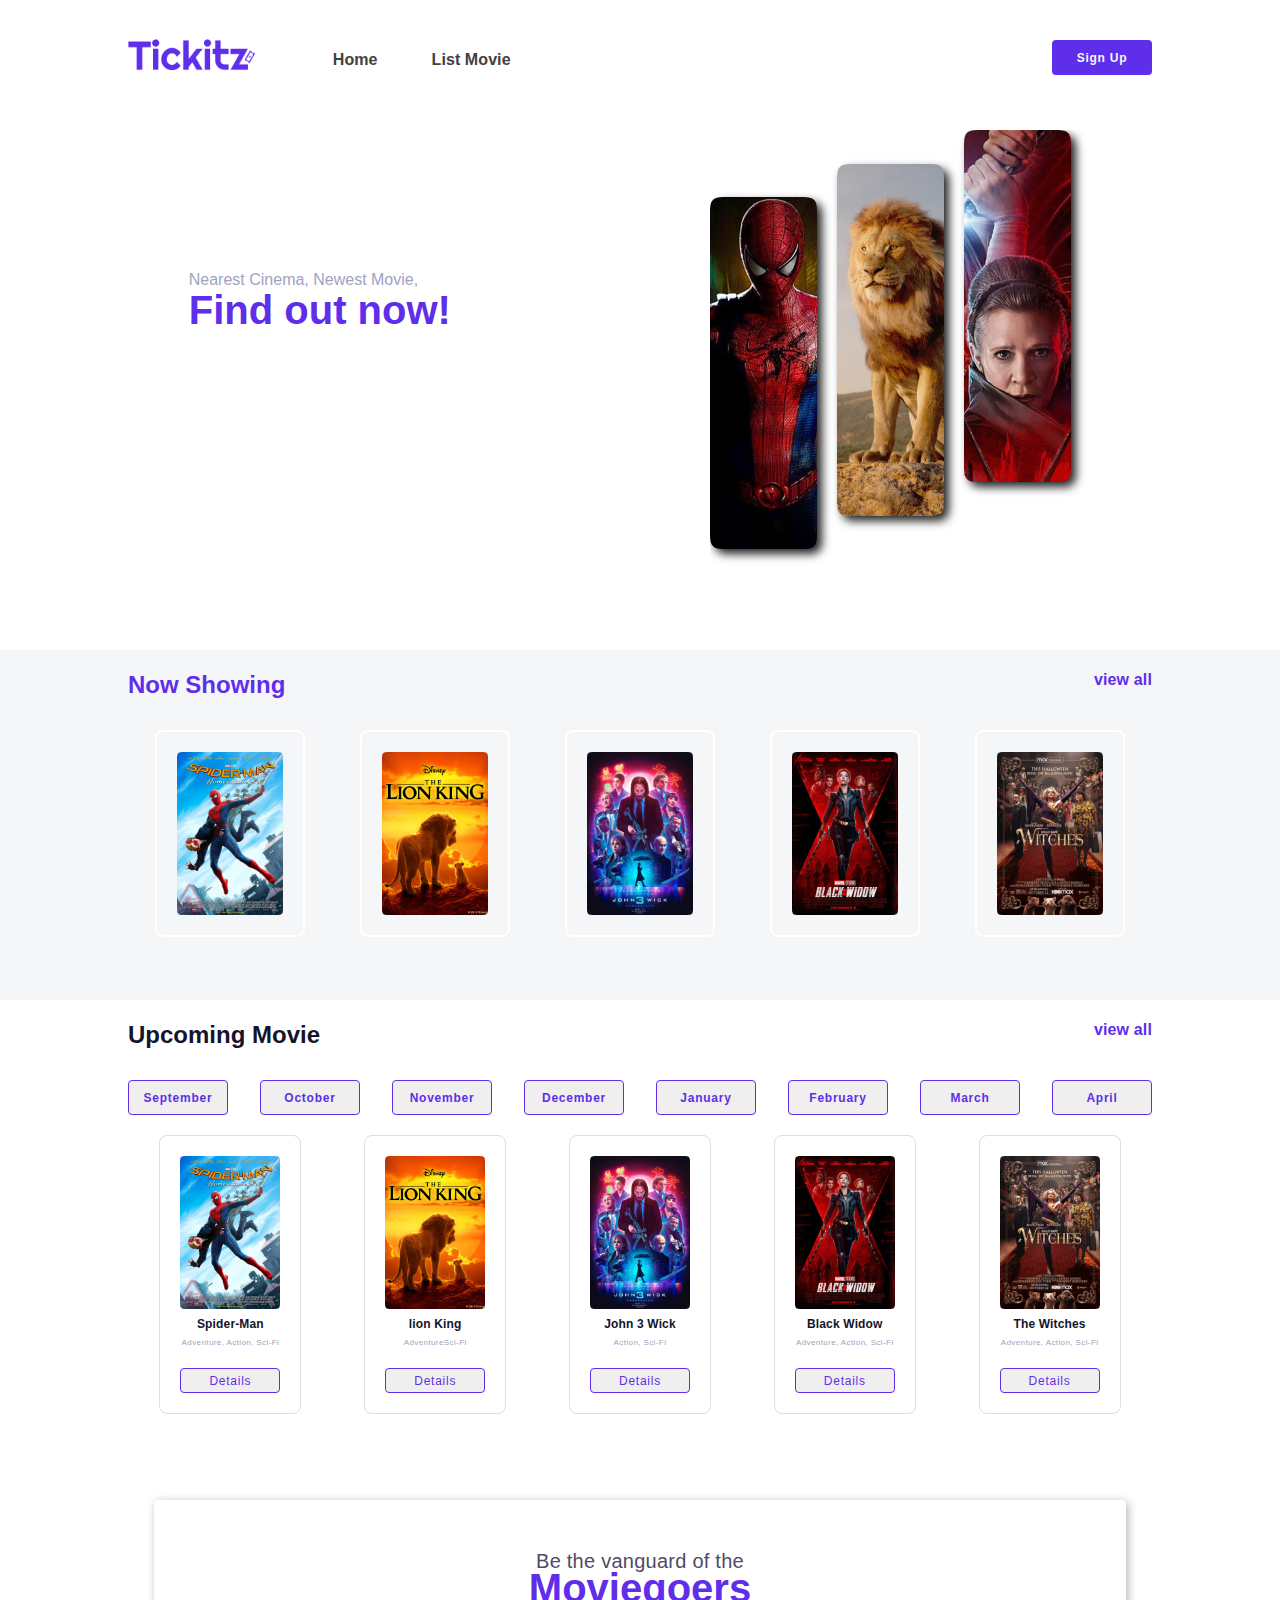
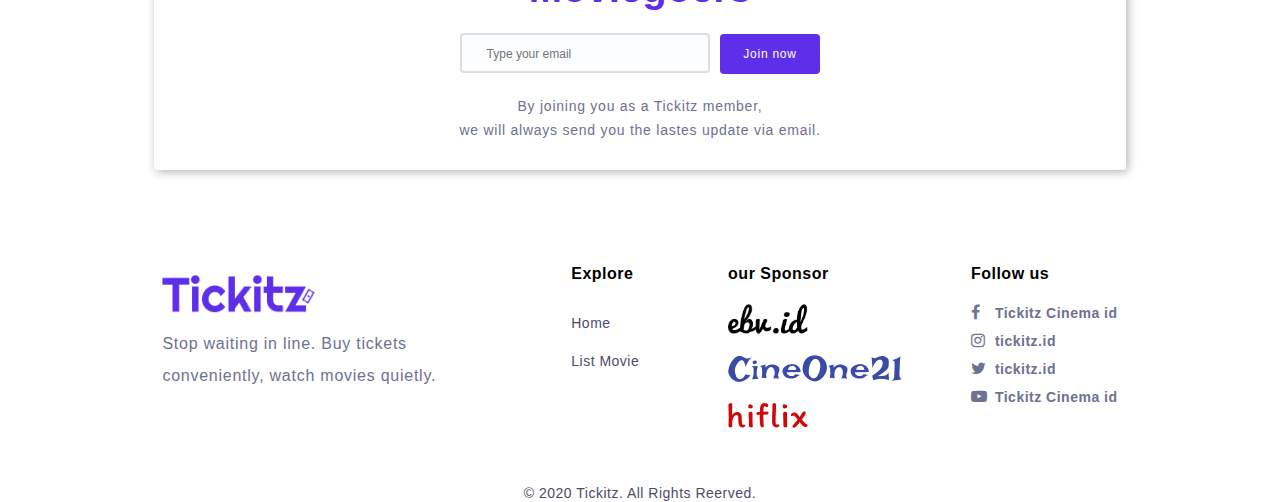
<file: index.html>
<!DOCTYPE html>
<html lang="en">

<head>
    <meta charset="UTF-8">
    <meta http-equiv="X-UA-Compatible" content="IE=edge">
    <meta name="viewport" content="width=device-width, initial-scale=1.0">
    <title>Home</title>
    <link rel="stylesheet" href="css/home.css">
    <link rel="stylesheet" href="https://cdnjs.cloudflare.com/ajax/libs/font-awesome/4.7.0/css/font-awesome.min.css">
</head>

<body>
    <div class="container" id="container">
        <header>
            <div class="left">
                <img class="logo2" src="img/logo2.png" alt="">
            </div>
            <div class="right">
                <div class="header-bar">
                    <a href="index.html">Home</a>
                    <a href="list_movie.html">List Movie</a>
                </div>
                <div>
                    <button class="signup"><a href="signup.html" style="flex-grow: 8;">Sign
                            Up</a></button>
                </div>
                <a onclick="show_menu()"><i class="fa fa-bars" aria-hidden="true"></i></a>
            </div>
        </header>
        <nav id="nav" onclick="hidden_menu()">
            <p><a class="nav-home" href="index.html">Home</a></p>
            <p><a href="list_movie.html">List Movie</a></p>
            <p><a href="signin.html">Sign In</a></p>
            <p class="cop">&copy; 2020 Tickitz. All Rights Reerved.</p>
        </nav>
        <main>
            <section class="content-1">
                <div class="left">
                    <p>Nearest Cinema, Newest Movie,</p>
                    <h1>Find out now!</h1>
                </div>
                <div class="right">
                    <img style="align-self: flex-end;filter: drop-shadow(5px 5px 5px #222);" src="img/home1.png" alt="">
                    <img style="align-self: center; margin-left: 20px; margin-right: 20px;filter: drop-shadow(5px 5px 5px #222);"
                        src="img/home2.png" alt="">
                    <img style="align-self: flex-start;filter: drop-shadow(5px 5px 5px #222);" src="img/home3.png"
                        alt="">
                </div>
            </section>
            <section class="content-2">
                <div class="top" onclick="hidden_m1()">
                    <h2>Now Showing</h2>
                    <a href="list_movie.html">view all</a>
                </div>
                <div class="bottom">
                    <img id="img_m1" class="img1" src="img/1.png" alt="" style=" align-self: flex-start">
                    <div class="card-movie m1" id="m1" style="flex-shrink: 0">
                        <img src="img/1.png" onclick="show_m1()" alt="">
                        <div>
                            <h5>Spider-Man</h5>
                            <p>Adventure, Action, Sci-Fi</p>
                            <a href="detail_movie.html"><button>Details</button></a>
                        </div>
                    </div>
                    <img class="img2" src="img/2.png" alt="" style="align-self: flex-start">
                    <div class="card-movie m2" style="flex-shrink: 0">
                        <img src="img/2.png" alt="">
                        <div>
                            <h5>lion King</h5>
                            <p>AdventureSci-Fi</p>
                            <a href="detail_movie.html"><button>Details</button></a>
                        </div>
                    </div>
                    <img class="img3" src="img/3.png" alt="" style="align-self: flex-start">
                    <div class="card-movie m3" style="flex-shrink: 0">
                        <img src="img/3.png" alt="">
                        <div>
                            <h5>John 3 Wick</h5>
                            <p>Action, Sci-Fi</p>
                            <a href="detail_movie.html"><button>Details</button></a>
                        </div>
                    </div>
                    <img class="img4" src="img/4.png" alt="" style="align-self: flex-start">
                    <div class="card-movie m4" style="flex-shrink: 0">
                        <img src="img/4.png" alt="">
                        <div>
                            <h5>Black Widow</h5>
                            <p>Adventure, Action, Sci-Fi</p>
                            <a href="detail_movie.html"><button>Details</button></a>
                        </div>
                    </div>
                    <img class="img5" src="img/5.png" alt="" style="align-self: flex-start">
                    <div class="card-movie m5" style="flex-shrink: 0">
                        <img src="img/5.png" alt="">
                        <div>
                            <h5>The Witches</h5>
                            <p>Adventure, Action, Sci-Fi</p>
                            <a href="detail_movie.html"><button>Details</button></a>
                        </div>
                    </div>
                </div>
            </section>
            <section class="content-3">
                <div class="top">
                    <h2>Upcoming Movie</h2>
                    <a href="list_movie.html">view all</a>
                </div>
                <div class="mid">
                    <button class="cal1">September</button>
                    <button class="cal2">October</button>
                    <button class="cal3">November</button>
                    <button class="cal4">December</button>
                    <button class="cal5">January</button>
                    <button class="cal6">February</button>
                    <button class="cal7">March</button>
                    <button class="cal8">April</button>
                </div>
                <div class="bottom">
                    <div class="card-movie m2">
                        <img src="img/1.png" alt="">
                        <div>
                            <h5>Spider-Man</h5>
                            <p>Adventure, Action, Sci-Fi</p>
                            <a href="detail_movie.html"><button>Details</button></a>
                        </div>
                    </div>
                    <div class="card-movie m2">
                        <img src="img/2.png" alt="">
                        <div>
                            <h5>lion King</h5>
                            <p>AdventureSci-Fi</p>
                            <a href="detail_movie.html"><button>Details</button></a>
                        </div>
                    </div>
                    <div class="card-movie m3">
                        <img src="img/3.png" alt="">
                        <div>
                            <h5>John 3 Wick</h5>
                            <p>Action, Sci-Fi</p>
                            <a href="detail_movie.html"><button>Details</button></a>
                        </div>
                    </div>
                    <div class="card-movie m4">
                        <img src="img/4.png" alt="">
                        <div>
                            <h5>Black Widow</h5>
                            <p>Adventure, Action, Sci-Fi</p>
                            <a href="detail_movie.html"><button>Details</button></a>
                        </div>
                    </div>
                    <div class="card-movie m5">
                        <img src="img/5.png" alt="">
                        <div>
                            <h5>The Witches</h5>
                            <p>Adventure, Action, Sci-Fi</p>
                            <a href="detail_movie.html"><button>Details</button></a>
                        </div>
                    </div>
                </div>
            </section>
            <section class="content-4">
                <div class="card">
                    <div class="top">
                        <p>Be the vanguard of the</p>
                        <h1>Moviegoers</h1>
                    </div>
                    <div class="mid">
                        <input type="text" placeholder="Type your email"><button>Join now</button>
                    </div>
                    <div class="bottom">
                        <p>By joining you as a Tickitz member,<br>we will always send you the lastes update via email.
                        </p>
                    </div>
                </div>
            </section>
        </main>
        <footer>
            <div class="information">
                <div class="footer-item1">
                    <img class="logo2" src="img/logo2.png" alt="">
                    <p>Stop waiting in line. Buy tickets conveniently, watch movies quietly.</p>
                </div>
                <div class="footer-item2">
                    <p class="title">Explore</p>
                    <div>
                        <p><a href="index.html">Home</a></p>
                        <p><a href="">List Movie</a></p>
                    </div>
                </div>
                <div class="footer-item3">
                    <p class="title">our Sponsor</p>
                    <div>
                        <img class="ebu-logo" src="img/ebu.id-logo.png" alt="">
                        <img class="cine-logo" src="img/cineone21-logo.png" alt="">
                        <img class="hiflix" src="img/hiflix-logo.png" alt="">
                    </div>
                </div>
                <div class="footer-item4">
                    <p class="title">Follow us</p>
                    <div>
                        <div>
                            <i class="fa fa-facebook" aria-hidden="true"></i>
                            <a href="">Tickitz Cinema id</a>
                        </div>
                        <div>
                            <i class="fa fa-instagram" aria-hidden="true"></i>
                            <a href="">tickitz.id</a>
                        </div>
                        <div>
                            <i class="fa fa-twitter" aria-hidden="true"></i>
                            <a href="">tickitz.id</a>
                        </div>
                        <div>
                            <i class="fa fa-youtube-play" aria-hidden="true"></i>
                            <a href="">Tickitz Cinema id</a>
                        </div>

                    </div>
                </div>
            </div>
            <div class="copyright">&copy; 2020 Tickitz. All Rights Reerved.</div>
        </footer>
    </div>
</body>
<script>
    function hidden_menu() {
        document.getElementById("nav").style.display = "none";
    }
    function show_menu() {
        document.getElementById("nav").style.display = "flex";
    }
</script>

</html>
</file>
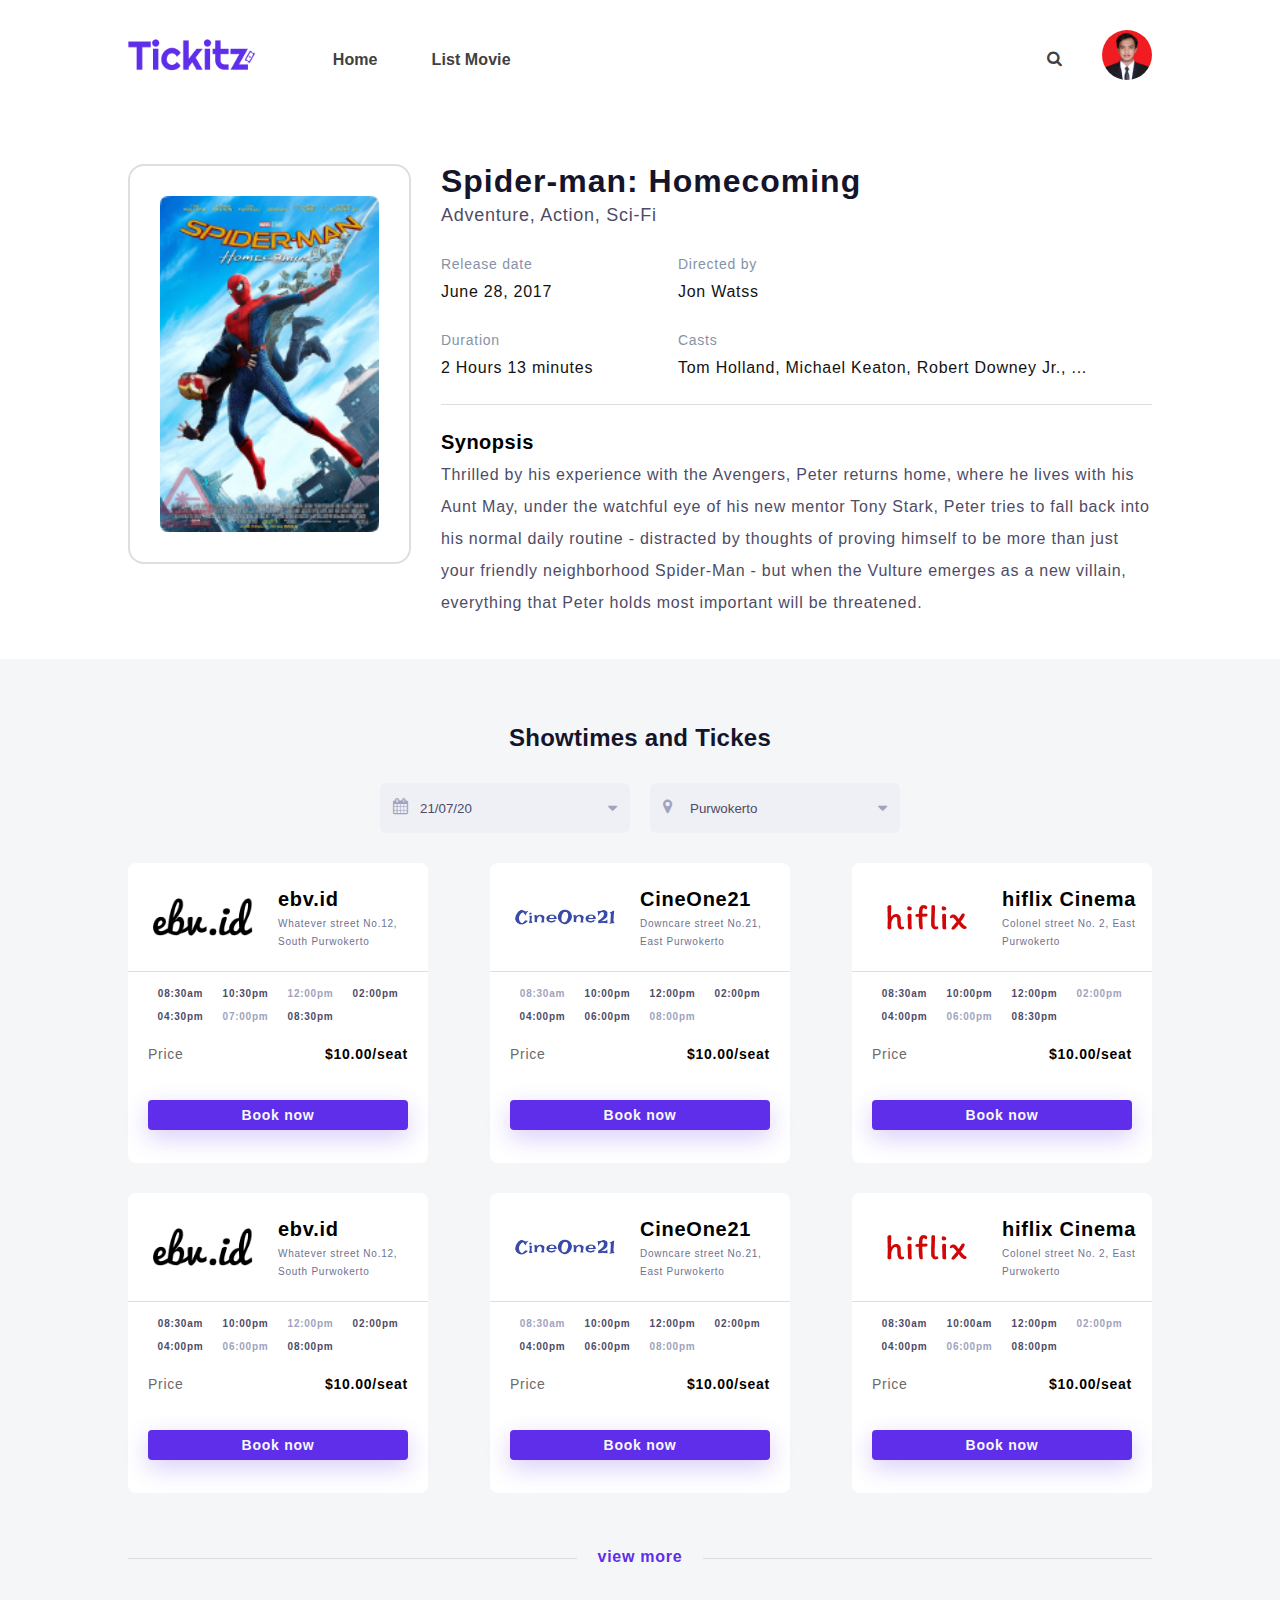
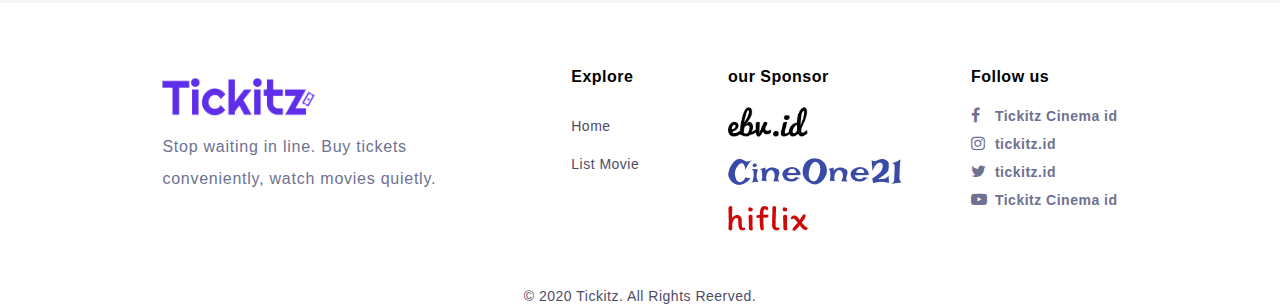
<file: detail_movie.html>
<!DOCTYPE html>
<html lang="en">

<head>
    <meta charset="UTF-8">
    <meta http-equiv="X-UA-Compatible" content="IE=edge">
    <meta name="viewport" content="width=device-width, initial-scale=1.0">
    <title>Home</title>
    <link rel="stylesheet" href="css/detail_movie.css">
    <link rel="stylesheet" href="https://cdnjs.cloudflare.com/ajax/libs/font-awesome/4.7.0/css/font-awesome.min.css">
</head>

<body>
    <div class="container" id="container">
        <header>
            <div class="left">
                <img class="logo2" src="img/logo2.png" alt="">
            </div>
            <div class="right">
                <div class="header-bar">
                    <a href="home.html">Home</a>
                    <a href="list_movie.html">List Movie</a>
                </div>
                <div class="profile">
                    <a onclick="show_search()"><i id="button_search" class="fa fa-search" aria-hidden="true"></i></a>
                    <div class="search" id="search">
                        <i class="fa fa-search" aria-hidden="true"></i>
                        <input type="text" placeholder="Search...">
                    </div>
                    <a onclick="show_menu_dekstop()">
                        <img class="profile" src="img/profile.png" alt="">
                    </a>
                </div>
                <a onclick="show_menu()"><i class="fa fa-bars" aria-hidden="true"></i></a>
            </div>
            <div class="nav-desktop" id="nav-desktop">
                <a href="#" onclick="hidden_menu_dekstop()">Profile</a>
                <a href="index.html">Logout</a>
            </div>
        </header>
        <nav id="nav" onclick="hidden_menu()">
            <div>
                <div>
                    <i class="fa fa-search" aria-hidden="true"></i>
                    <input type="text" placeholder="Search...">
                </div>
            </div>
            <p><a class="nav-home" href="home.html">Home</a></p>
            <p><a href="list_movie.html">List Movie</a></p>
            <p><a href="signin.html">Sign In</a></p>
            <p><a href="index.html">Logout</a></p>
            <p class="cop">&copy; 2020 Tickitz. All Rights Reerved.</p>
        </nav>
        <main>
            <section class="content-1">
                <img class="img1" src="img/1.png" alt="">
                <div class="information_movie">
                    <div class="title">
                        <h1>Spider-man: Homecoming</h1>
                        <p>Adventure, Action, Sci-Fi</p>
                    </div>
                    <div class="information_details">
                        <div class="left">
                            <div class="release">
                                <h6>Release date</h6>
                                <p>June 28, 2017</p>
                            </div>
                            <div class="duration">
                                <h6>Duration</h6>
                                <p>2 Hours 13 minutes</p>
                            </div>
                        </div>
                        <div class="right">
                            <div class="director">
                                <h6>Directed by</h6>
                                <p>Jon Watss</p>
                            </div>
                            <div class="casts">
                                <h6>Casts</h6>
                                <p>Tom Holland, Michael Keaton, Robert Downey Jr., ...</p>
                            </div>
                        </div>
                    </div>
                    <div class="synopsis">
                        <h5>Synopsis</h5>
                        <p>Thrilled by his experience with the Avengers, Peter returns home, where he lives with his
                            Aunt May, under the watchful eye of his new mentor Tony Stark, Peter tries to fall back into
                            his normal daily routine - distracted by thoughts of proving himself to be more than just
                            your friendly neighborhood Spider-Man - but when the Vulture emerges as a new villain,
                            everything that Peter holds most important will be threatened. </p>
                    </div>
                </div>
            </section>
            <section class="content-2">
                <h1>Showtimes and Tickes</h1>
                <div class="search">
                    <div>
                        <div class="date">
                            <i class="fa fa-calendar left" aria-hidden="true"></i>
                            <select name="" id="">
                                <option value="">21/07/20</option>
                            </select>
                            <i class="fa fa-sort-desc right" aria-hidden="true"></i>
                        </div>
                        <div class="location">
                            <i class="fa fa-map-marker left" aria-hidden="true"></i>
                            <select name="" id="">
                                <option value="">Purwokerto</option>
                            </select>
                            <i class="fa fa-sort-desc right" aria-hidden="true"></i>
                        </div>
                    </div>
                </div>
                <div class="list_ticket">
                    <div class="card t1">
                        <div class="top">
                            <div class="img-card">
                                <img class="ebu-logo" src="img/ebu.id-logo.png" alt="">
                            </div>
                            <div>
                                <h1>ebv.id</h1>
                                <p>Whatever street No.12, South Purwokerto</p>
                            </div>
                        </div>
                        <div class="time">
                            <p>08:30am</p>
                            <p>10:30pm</p>
                            <p class="disable">12:00pm</p>
                            <p>02:00pm</p>
                            <p>04:30pm</p>
                            <p class="disable">07:00pm</p>
                            <p>08:30pm</p>
                        </div>
                        <div class="price">
                            <h1>Price</h1>
                            <p>$10.00/seat</p>
                        </div>
                        <button>Book now</button>
                    </div>
                    <div class="card t2">
                        <div class="top">
                            <div class="img-card">
                                <img class="cine-logo" src="img/cineone21-logo.png" alt="">
                            </div>
                            <div>
                                <h1>CineOne21</h1>
                                <p>Downcare street No.21, East Purwokerto</p>
                            </div>
                        </div>
                        <div class="time">
                            <p class="disable">08:30am</p>
                            <p>10:00pm</p>
                            <p>12:00pm</p>
                            <p>02:00pm</p>
                            <p>04:00pm</p>
                            <p>06:00pm</p>
                            <p class="disable">08:00pm</p>
                        </div>
                        <div class="price">
                            <h1>Price</h1>
                            <p>$10.00/seat</p>
                        </div>
                        <button>Book now</button>
                    </div>
                    <div class="card t3">
                        <div class="top">
                            <div class="img-card">
                                <img class="hiflix" src="img/hiflix-logo.png" alt="">
                            </div>
                            <div>
                                <h1>hiflix Cinema</h1>
                                <p>Colonel street No. 2, East Purwokerto</p>
                            </div>
                        </div>
                        <div class="time">
                            <p>08:30am</p>
                            <p>10:00pm</p>
                            <p>12:00pm</p>
                            <p class="disable">02:00pm</p>
                            <p>04:00pm</p>
                            <p class="disable">06:00pm</p>
                            <p>08:30pm</p>
                        </div>
                        <div class="price">
                            <h1>Price</h1>
                            <p>$10.00/seat</p>
                        </div>
                        <button>Book now</button>
                    </div>
                    <div class="card t4">
                        <div class="top">
                            <div class="img-card">
                                <img class="ebu-logo" src="img/ebu.id-logo.png" alt="">
                            </div>
                            <div>
                                <h1>ebv.id</h1>
                                <p>Whatever street No.12, South Purwokerto</p>
                            </div>
                        </div>
                        <div class="time">
                            <p>08:30am</p>
                            <p>10:00pm</p>
                            <p class="disable">12:00pm</p>
                            <p>02:00pm</p>
                            <p>04:00pm</p>
                            <p class="disable">06:00pm</p>
                            <p>08:00pm</p>
                        </div>
                        <div class="price">
                            <h1>Price</h1>
                            <p>$10.00/seat</p>
                        </div>
                        <button>Book now</button>
                    </div>
                    <div class="card t5">
                        <div class="top">
                            <div class="img-card">
                                <img class="cine-logo" src="img/cineone21-logo.png" alt="">
                            </div>
                            <div>
                                <h1>CineOne21</h1>
                                <p>Downcare street No.21, East Purwokerto</p>
                            </div>
                        </div>
                        <div class="time">
                            <p class="disable">08:30am</p>
                            <p>10:00pm</p>
                            <p>12:00pm</p>
                            <p>02:00pm</p>
                            <p>04:00pm</p>
                            <p>06:00pm</p>
                            <p class="disable">08:00pm</p>
                        </div>
                        <div class="price">
                            <h1>Price</h1>
                            <p>$10.00/seat</p>
                        </div>
                        <button>Book now</button>
                    </div>
                    <div class="card t6">
                        <div class="top">
                            <div class="img-card">
                                <img class="hiflix" src="img/hiflix-logo.png" alt="">
                            </div>
                            <div>
                                <h1>hiflix Cinema</h1>
                                <p>Colonel street No. 2, East Purwokerto</p>
                            </div>
                        </div>
                        <div class="time">
                            <p>08:30am</p>
                            <p>10:00am</p>
                            <p>12:00pm</p>
                            <p class="disable">02:00pm</p>
                            <p>04:00pm</p>
                            <p class="disable">06:00pm</p>
                            <p>08:00pm</p>
                        </div>
                        <div class="price">
                            <h1>Price</h1>
                            <p>$10.00/seat</p>
                        </div>
                        <button>Book now</button>
                    </div>
                </div>
            </section>
            <section class="view-more">
                <h2><span><a href="">view more</a></span></h2>
            </section>
        </main>
        <footer>
            <div class="information">
                <div class="footer-item1">
                    <img class="logo2" src="img/logo2.png" alt="">
                    <p>Stop waiting in line. Buy tickets conveniently, watch movies quietly.</p>
                </div>
                <div class="footer-item2">
                    <p class="title">Explore</p>
                    <div>
                        <p><a href="index.html">Home</a></p>
                        <p><a href="">List Movie</a></p>
                    </div>
                </div>
                <div class="footer-item3">
                    <p class="title">our Sponsor</p>
                    <div>
                        <img class="ebu-logo" src="img/ebu.id-logo.png" alt="">
                        <img class="cine-logo" src="img/cineone21-logo.png" alt="">
                        <img class="hiflix" src="img/hiflix-logo.png" alt="">
                    </div>
                </div>
                <div class="footer-item4">
                    <p class="title">Follow us</p>
                    <div>
                        <div>
                            <i class="fa fa-facebook" aria-hidden="true"></i>
                            <a href="">Tickitz Cinema id</a>
                        </div>
                        <div>
                            <i class="fa fa-instagram" aria-hidden="true"></i>
                            <a href="">tickitz.id</a>
                        </div>
                        <div>
                            <i class="fa fa-twitter" aria-hidden="true"></i>
                            <a href="">tickitz.id</a>
                        </div>
                        <div>
                            <i class="fa fa-youtube-play" aria-hidden="true"></i>
                            <a href="">Tickitz Cinema id</a>
                        </div>

                    </div>
                </div>
            </div>
            <div class="copyright">&copy; 2020 Tickitz. All Rights Reerved.</div>
        </footer>
    </div>
</body>
<script>
    function show_menu_dekstop() {
        document.getElementById("search").style.display = "none";
        document.getElementById("button_search").style.display = "block";
        document.getElementById("nav-desktop").style.display = "flex";
    }
    function hidden_menu_dekstop() {
        document.getElementById("nav-desktop").style.display = "none";
    }
    function show_search() {
        document.getElementById("search").style.display = "block";
        document.getElementById("button_search").style.display = "none";
    }
    function hidden_menu() {
        document.getElementById("nav").style.display = "none";
    }
    function show_menu() {
        document.getElementById("nav").style.display = "flex";
    }
</script>

</html>
</file>
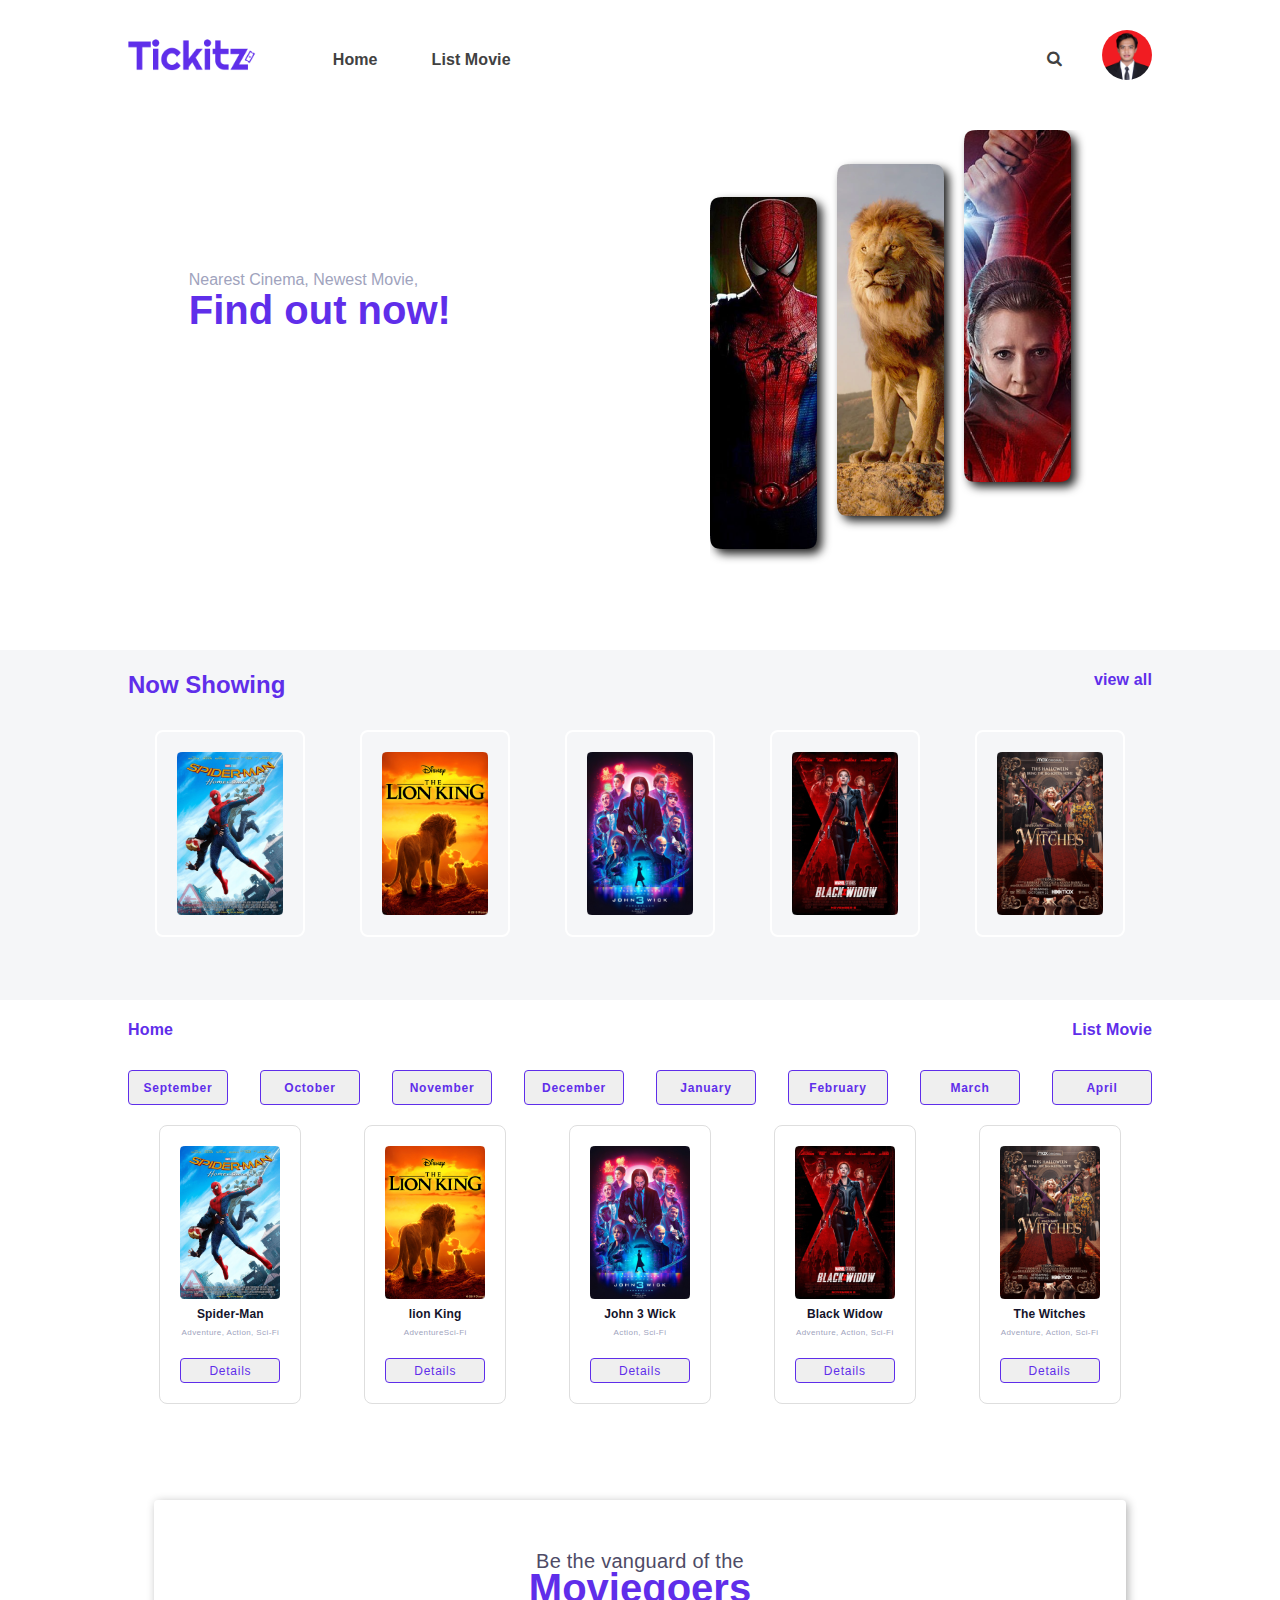
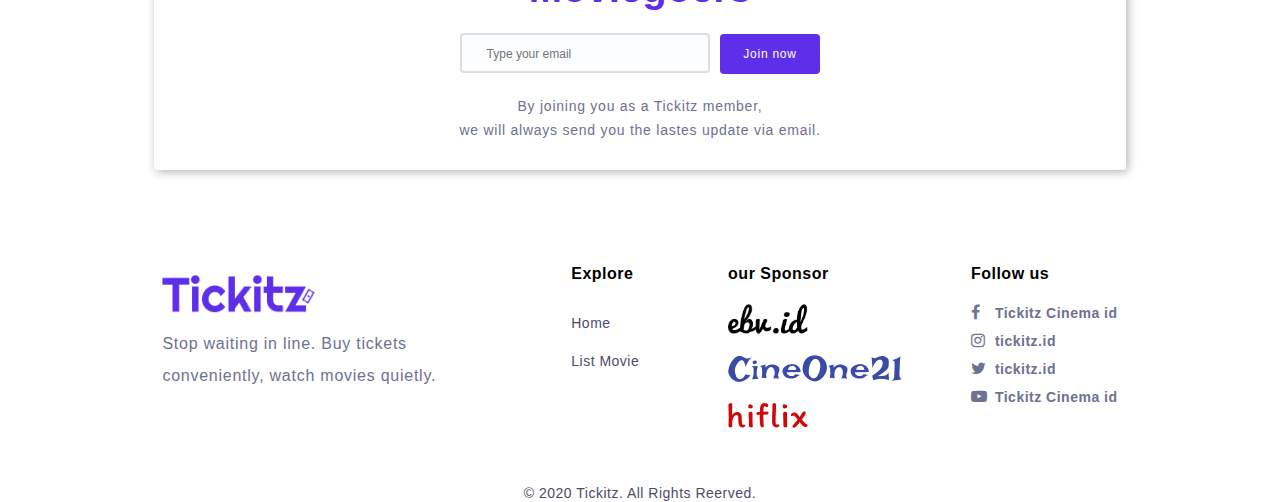
<file: home.html>
<!DOCTYPE html>
<html lang="en">

<head>
    <meta charset="UTF-8">
    <meta http-equiv="X-UA-Compatible" content="IE=edge">
    <meta name="viewport" content="width=device-width, initial-scale=1.0">
    <title>Home</title>
    <link rel="stylesheet" href="css/home_login.css">
    <link rel="stylesheet" href="https://cdnjs.cloudflare.com/ajax/libs/font-awesome/4.7.0/css/font-awesome.min.css">
</head>

<body>
    <div class="container" id="container">
        <header>
            <div class="left">
                <img class="logo2" src="img/logo2.png" alt="">
            </div>
            <div class="right">
                <div class="header-bar">
                    <a href="#">Home</a>
                    <a href="list_movie.html">List Movie</a>
                </div>
                <div class="profile">
                    <a onclick="show_search()"><i id="button_search" class="fa fa-search" aria-hidden="true"></i></a>
                    <div class="search" id="search">
                        <i class="fa fa-search" aria-hidden="true"></i>
                        <input type="text" placeholder="Search...">
                    </div>
                    <a onclick="show_menu_dekstop()">
                        <img class="profile" src="img/profile.png" alt="">
                    </a>
                </div>
                <a onclick="show_menu()"><i class="fa fa-bars" aria-hidden="true"></i></a>
            </div>
            <div class="nav-desktop" id="nav-desktop">
                <a href="#" onclick="hidden_menu_dekstop()">Profile</a>
                <a href="index.html">Logout</a>
            </div>
        </header>
        <nav id="nav" onclick="hidden_menu()">
            <div>
                <div>
                    <i class="fa fa-search" aria-hidden="true"></i>
                    <input type="text" placeholder="Search...">
                </div>
            </div>
            <p><a class="nav-home" href="">Home</a></p>
            <p><a href="list_movie.html">List Movie</a></p>
            <p><a href="signin.html">Sign In</a></p>
            <p><a href="index.html">Logout</a></p>
            <p class="cop">&copy; 2020 Tickitz. All Rights Reerved.</p>
        </nav>
        <main>
            <section class="content-1">
                <div class="left">
                    <p>Nearest Cinema, Newest Movie,</p>
                    <h1>Find out now!</h1>
                </div>
                <div class="right">
                    <img style="align-self: flex-end;filter: drop-shadow(5px 5px 5px #222);" src="img/home1.png" alt="">
                    <img style="align-self: center; margin-left: 20px; margin-right: 20px;filter: drop-shadow(5px 5px 5px #222);"
                        src="img/home2.png" alt="">
                    <img style="align-self: flex-start;filter: drop-shadow(5px 5px 5px #222);" src="img/home3.png"
                        alt="">
                </div>
            </section>
            <section class="content-2">
                <div class="top">
                    <h2>Now Showing</h2>
                    <a href="list_movie.html">view all</a>
                </div>
                <div class="bottom">
                    <img class="img1" src="img/1.png" alt="" style="align-self: flex-start">
                    <div class="card-movie m1" style="flex-shrink: 0">
                        <img src="img/1.png" alt="">
                        <div>
                            <h5>Spider-Man</h5>
                            <p>Adventure, Action, Sci-Fi</p>
                            <a href="detail_movie.html"><button>Details</button></a>
                        </div>
                    </div>
                    <img class="img2" src="img/2.png" alt="" style="align-self: flex-start">
                    <div class="card-movie m2" style="flex-shrink: 0">
                        <img src="img/2.png" alt="">
                        <div>
                            <h5>lion King</h5>
                            <p>AdventureSci-Fi</p>
                            <a href="detail_movie.html"><button>Details</button></a>
                        </div>
                    </div>
                    <img class="img3" src="img/3.png" alt="" style="align-self: flex-start">
                    <div class="card-movie m3" style="flex-shrink: 0">
                        <img src="img/3.png" alt="">
                        <div>
                            <h5>John 3 Wick</h5>
                            <p>Action, Sci-Fi</p>
                            <a href="detail_movie.html"><button>Details</button></a>
                        </div>
                    </div>
                    <img class="img4" src="img/4.png" alt="" style="align-self: flex-start">
                    <div class="card-movie m4" style="flex-shrink: 0">
                        <img src="img/4.png" alt="">
                        <div>
                            <h5>Black Widow</h5>
                            <p>Adventure, Action, Sci-Fi</p>
                            <a href="detail_movie.html"><button>Details</button></a>
                        </div>
                    </div>
                    <img class="img5" src="img/5.png" alt="" style="align-self: flex-start">
                    <div class="card-movie m5" style="flex-shrink: 0">
                        <img src="img/5.png" alt="">
                        <div>
                            <h5>The Witches</h5>
                            <p>Adventure, Action, Sci-Fi</p>
                            <a href="detail_movie.html"><button>Details</button></a>
                        </div>
                    </div>
                </div>
            </section>
            <section class="content-3">
                <div class="top">
                    <a href="#">Home</a>
                    <a href="list_movie.html">List Movie</a>
                </div>
                <div class="mid">
                    <button class="cal1">September</button>
                    <button class="cal2">October</button>
                    <button class="cal3">November</button>
                    <button class="cal4">December</button>
                    <button class="cal5">January</button>
                    <button class="cal6">February</button>
                    <button class="cal7">March</button>
                    <button class="cal8">April</button>
                </div>
                <div class="bottom">
                    <div class="card-movie m2">
                        <img src="img/1.png" alt="">
                        <div>
                            <h5>Spider-Man</h5>
                            <p>Adventure, Action, Sci-Fi</p>
                            <a href="detail_movie.html"><button>Details</button></a>
                        </div>
                    </div>
                    <div class="card-movie m2">
                        <img src="img/2.png" alt="">
                        <div>
                            <h5>lion King</h5>
                            <p>AdventureSci-Fi</p>
                            <a href="detail_movie.html"><button>Details</button></a>
                        </div>
                    </div>
                    <div class="card-movie m3">
                        <img src="img/3.png" alt="">
                        <div>
                            <h5>John 3 Wick</h5>
                            <p>Action, Sci-Fi</p>
                            <a href="detail_movie.html"><button>Details</button></a>
                        </div>
                    </div>
                    <div class="card-movie m4">
                        <img src="img/4.png" alt="">
                        <div>
                            <h5>Black Widow</h5>
                            <p>Adventure, Action, Sci-Fi</p>
                            <a href="detail_movie.html"><button>Details</button></a>
                        </div>
                    </div>
                    <div class="card-movie m5">
                        <img src="img/5.png" alt="">
                        <div>
                            <h5>The Witches</h5>
                            <p>Adventure, Action, Sci-Fi</p>
                            <a href="detail_movie.html"><button>Details</button></a>
                        </div>
                    </div>
                </div>
            </section>
            <section class="content-4">
                <div class="card">
                    <div class="top">
                        <p>Be the vanguard of the</p>
                        <h1>Moviegoers</h1>
                    </div>
                    <div class="mid">
                        <input type="text" placeholder="Type your email"><button>Join now</button>
                    </div>
                    <div class="bottom">
                        <p>By joining you as a Tickitz member,<br>we will always send you the lastes update via email.
                        </p>
                    </div>
                </div>
            </section>
        </main>
        <footer>
            <div class="information">
                <div class="footer-item1">
                    <img class="logo2" src="img/logo2.png" alt="">
                    <p>Stop waiting in line. Buy tickets conveniently, watch movies quietly.</p>
                </div>
                <div class="footer-item2">
                    <p class="title">Explore</p>
                    <div>
                        <p><a href="index.html">Home</a></p>
                        <p><a href="">List Movie</a></p>
                    </div>
                </div>
                <div class="footer-item3">
                    <p class="title">our Sponsor</p>
                    <div>
                        <img class="ebu-logo" src="img/ebu.id-logo.png" alt="">
                        <img class="cine-logo" src="img/cineone21-logo.png" alt="">
                        <img class="hiflix" src="img/hiflix-logo.png" alt="">
                    </div>
                </div>
                <div class="footer-item4">
                    <p class="title">Follow us</p>
                    <div>
                        <div>
                            <i class="fa fa-facebook" aria-hidden="true"></i>
                            <a href="">Tickitz Cinema id</a>
                        </div>
                        <div>
                            <i class="fa fa-instagram" aria-hidden="true"></i>
                            <a href="">tickitz.id</a>
                        </div>
                        <div>
                            <i class="fa fa-twitter" aria-hidden="true"></i>
                            <a href="">tickitz.id</a>
                        </div>
                        <div>
                            <i class="fa fa-youtube-play" aria-hidden="true"></i>
                            <a href="">Tickitz Cinema id</a>
                        </div>

                    </div>
                </div>
            </div>
            <div class="copyright">&copy; 2020 Tickitz. All Rights Reerved.</div>
        </footer>
    </div>
</body>
<script>
    function show_menu_dekstop() {
        document.getElementById("search").style.display = "none";
        document.getElementById("button_search").style.display = "block";
        document.getElementById("nav-desktop").style.display = "flex";
    }
    function hidden_menu_dekstop() {
        document.getElementById("nav-desktop").style.display = "none";
    }
    function show_search() {
        document.getElementById("search").style.display = "block";
        document.getElementById("button_search").style.display = "none";
    }
    function hidden_menu() {
        document.getElementById("nav").style.display = "none";
    }
    function show_menu() {
        document.getElementById("nav").style.display = "flex";
    }
</script>

</html>
</file>
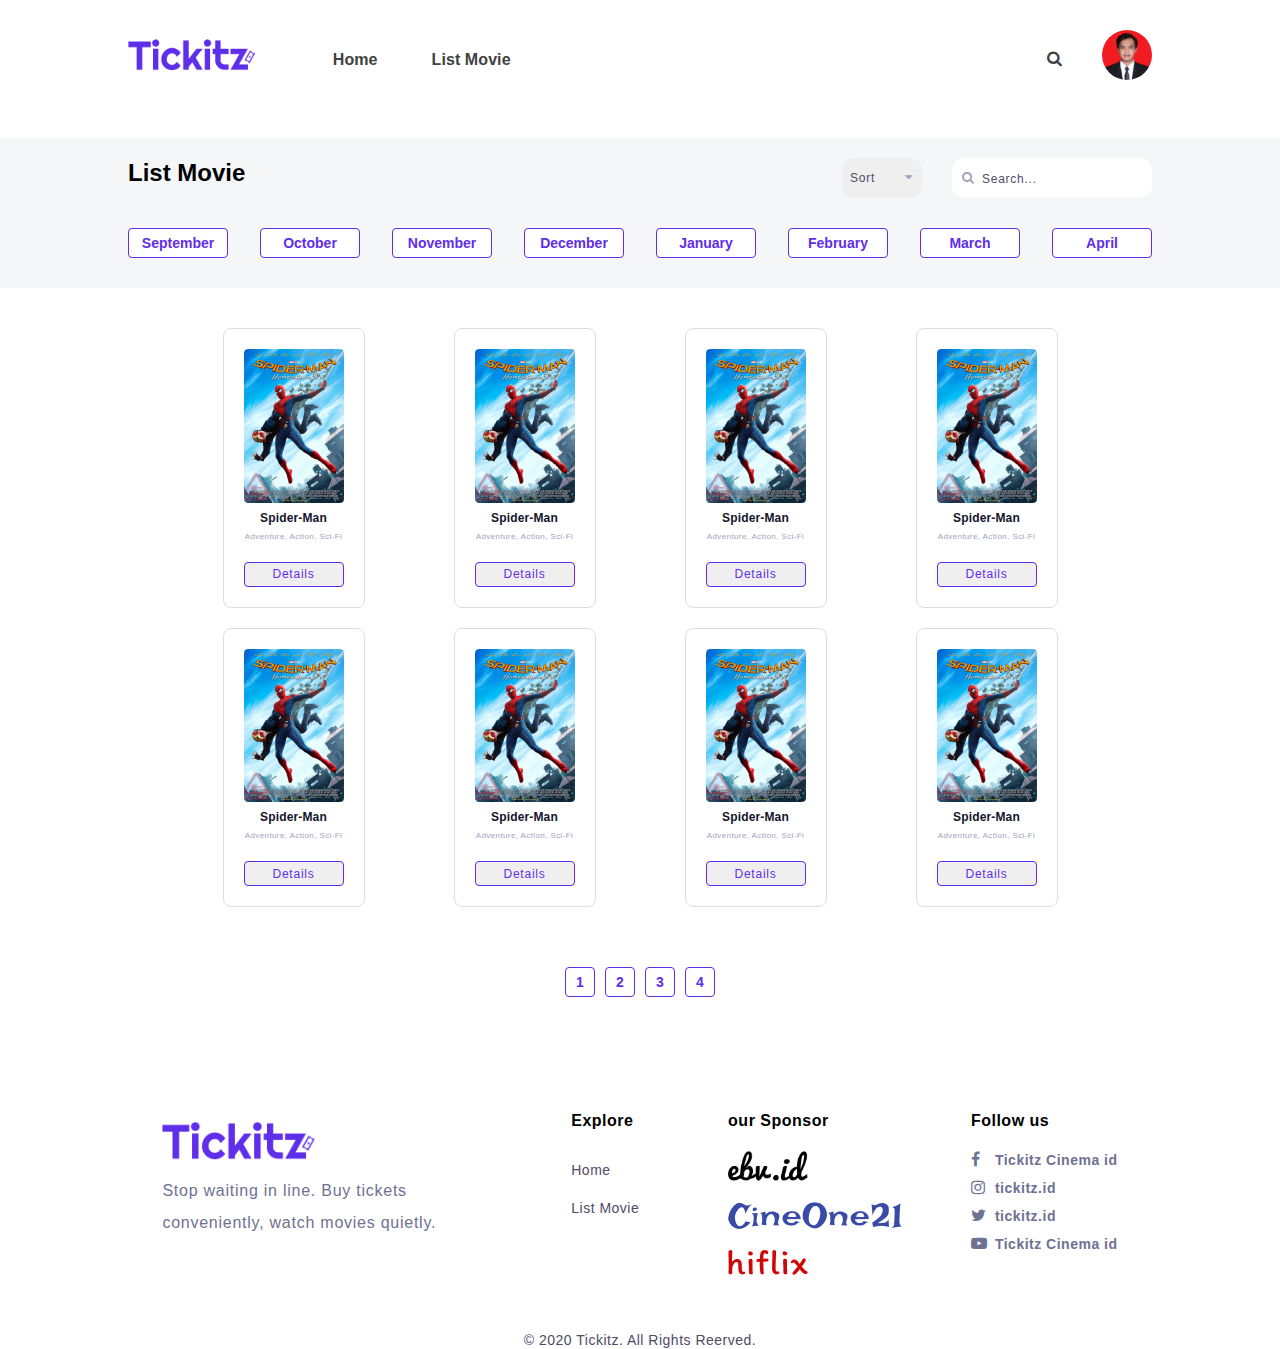
<file: list_movie.html>
<!DOCTYPE html>
<html lang="en">

<head>
    <meta charset="UTF-8">
    <meta http-equiv="X-UA-Compatible" content="IE=edge">
    <meta name="viewport" content="width=device-width, initial-scale=1.0">
    <title>Home</title>
    <link rel="stylesheet" href="css/list_movie.css">
    <link rel="stylesheet" href="https://cdnjs.cloudflare.com/ajax/libs/font-awesome/4.7.0/css/font-awesome.min.css">
</head>

<body>
    <div class="container" id="container">
        <header>
            <div class="left">
                <img class="logo2" src="img/logo2.png" alt="">
            </div>
            <div class="right">
                <div class="header-bar">
                    <a href="home.html">Home</a>
                    <a href="list_movie.html">List Movie</a>
                </div>
                <div class="profile">
                    <a onclick="show_search()"><i id="button_search" class="fa fa-search" aria-hidden="true"></i></a>
                    <div class="search" id="search">
                        <i class="fa fa-search" aria-hidden="true"></i>
                        <input type="text" placeholder="Search...">
                    </div>
                    <a onclick="show_menu_dekstop()">
                        <img class="profile" src="img/profile.png" alt="">
                    </a>
                </div>
                <a onclick="show_menu()"><i class="fa fa-bars" aria-hidden="true"></i></a>
            </div>
            <div class="nav-desktop" id="nav-desktop">
                <a href="#" onclick="hidden_menu_dekstop()">Profile</a>
                <a href="index.html">Logout</a>
            </div>
        </header>
        <nav id="nav" onclick="hidden_menu()">
            <div>
                <div>
                    <i class="fa fa-search" aria-hidden="true"></i>
                    <input type="text" placeholder="Search...">
                </div>
            </div>
            <p><a class="nav-home" href="home.html">Home</a></p>
            <p><a href="list_movie.html">List Movie</a></p>
            <p><a href="signin.html">Sign In</a></p>
            <p><a href="index.html">Logout</a></p>
            <p class="cop">&copy; 2020 Tickitz. All Rights Reerved.</p>
        </nav>
        <main>
            <section class="content-headers">
                <div class="content-header">
                    <h2>List Movie</h2>
                    <div class="right">
                        <div class="short">
                            <select name="" id="">
                                <option id="label" value="" disabled selected>Sort</option>
                                <option value="">Title</option>
                                <option value="">Release</option>
                            </select>
                            <i class="fa fa-sort-desc" aria-hidden="true"></i>
                        </div>
                        <div class="search">
                            <i class="fa fa-search" aria-hidden="true"></i>
                            <input type="text" placeholder="Search...">
                        </div>
                    </div>
                </div>
                <div class="content-mounth">
                    <button class="cal1">September</button>
                    <button class="cal2">October</button>
                    <button class="cal3">November</button>
                    <button class="cal4">December</button>
                    <button class="cal5">January</button>
                    <button class="cal6">February</button>
                    <button class="cal7">March</button>
                    <button class="cal8">April</button>
                </div>
            </section>
            <section class="content">
                <div class="card" id="m1">
                    <div class="card-movie">
                        <img src="img/1.png" alt="">
                        <div>
                            <h5>Spider-Man</h5>
                            <p>Adventure, Action, Sci-Fi</p>
                            <a href="detail_movie.html"><button>Details</button></a>
                        </div>
                    </div>
                </div>
                <div class="card" id="m2">
                    <div class="card-movie">
                        <img src="img/1.png" alt="">
                        <div>
                            <h5>Spider-Man</h5>
                            <p>Adventure, Action, Sci-Fi</p>
                            <a href="detail_movie.html"><button>Details</button></a>
                        </div>
                    </div>
                </div>
                <div class="card" id="m3">
                    <div class="card-movie">
                        <img src="img/1.png" alt="">
                        <div>
                            <h5>Spider-Man</h5>
                            <p>Adventure, Action, Sci-Fi</p>
                            <a href="detail_movie.html"><button>Details</button></a>
                        </div>
                    </div>
                </div>
                <div class="card" id="m4">
                    <div class="card-movie">
                        <img src="img/1.png" alt="">
                        <div>
                            <h5>Spider-Man</h5>
                            <p>Adventure, Action, Sci-Fi</p>
                            <a href="detail_movie.html"><button>Details</button></a>
                        </div>
                    </div>
                </div>
                <div class="card" id="m5">
                    <div class="card-movie">
                        <img src="img/1.png" alt="">
                        <div>
                            <h5>Spider-Man</h5>
                            <p>Adventure, Action, Sci-Fi</p>
                            <a href="detail_movie.html"><button>Details</button></a>
                        </div>
                    </div>
                </div>
                <div class="card" id="m6">
                    <div class="card-movie">
                        <img src="img/1.png" alt="">
                        <div>
                            <h5>Spider-Man</h5>
                            <p>Adventure, Action, Sci-Fi</p>
                            <a href="detail_movie.html"><button>Details</button></a>
                        </div>
                    </div>
                </div>
                <div class="card" id="m7">
                    <div class="card-movie">
                        <img src="img/1.png" alt="">
                        <div>
                            <h5>Spider-Man</h5>
                            <p>Adventure, Action, Sci-Fi</p>
                            <a href="detail_movie.html"><button>Details</button></a>
                        </div>
                    </div>
                </div>
                <div class="card" id="m8">
                    <div class="card-movie">
                        <img src="img/1.png" alt="">
                        <div>
                            <h5>Spider-Man</h5>
                            <p>Adventure, Action, Sci-Fi</p>
                            <a href="detail_movie.html"><button>Details</button></a>
                        </div>
                    </div>
                </div>
            </section>
            <section class="content-pagination">
                <div>
                    <button class="pag1">1</button>
                    <button class="pag2">2</button>
                    <button class="pag3">3</button>
                    <button class="pag4">4</button>
                </div>
            </section>
        </main>
        <footer>
            <div class="information">
                <div class="footer-item1">
                    <img class="logo2" src="img/logo2.png" alt="">
                    <p>Stop waiting in line. Buy tickets conveniently, watch movies quietly.</p>
                </div>
                <div class="footer-item2">
                    <p class="title">Explore</p>
                    <div>
                        <p><a href="index.html">Home</a></p>
                        <p><a href="">List Movie</a></p>
                    </div>
                </div>
                <div class="footer-item3">
                    <p class="title">our Sponsor</p>
                    <div>
                        <img class="ebu-logo" src="img/ebu.id-logo.png" alt="">
                        <img class="cine-logo" src="img/cineone21-logo.png" alt="">
                        <img class="hiflix" src="img/hiflix-logo.png" alt="">
                    </div>
                </div>
                <div class="footer-item4">
                    <p class="title">Follow us</p>
                    <div>
                        <div>
                            <i class="fa fa-facebook" aria-hidden="true"></i>
                            <a href="">Tickitz Cinema id</a>
                        </div>
                        <div>
                            <i class="fa fa-instagram" aria-hidden="true"></i>
                            <a href="">tickitz.id</a>
                        </div>
                        <div>
                            <i class="fa fa-twitter" aria-hidden="true"></i>
                            <a href="">tickitz.id</a>
                        </div>
                        <div>
                            <i class="fa fa-youtube-play" aria-hidden="true"></i>
                            <a href="">Tickitz Cinema id</a>
                        </div>

                    </div>
                </div>
            </div>
            <div class="copyright">&copy; 2020 Tickitz. All Rights Reerved.</div>
        </footer>
    </div>
</body>
<script>
    function show_menu_dekstop() {
        document.getElementById("search").style.display = "none";
        document.getElementById("button_search").style.display = "block";
        document.getElementById("nav-desktop").style.display = "flex";
    }
    function hidden_menu_dekstop() {
        document.getElementById("nav-desktop").style.display = "none";
    }
    function show_search() {
        document.getElementById("search").style.display = "block";
        document.getElementById("button_search").style.display = "none";
    }
    function hidden_menu() {
        document.getElementById("nav").style.display = "none";
    }
    function show_menu() {
        document.getElementById("nav").style.display = "flex";
    }
</script>

</html>
</file>
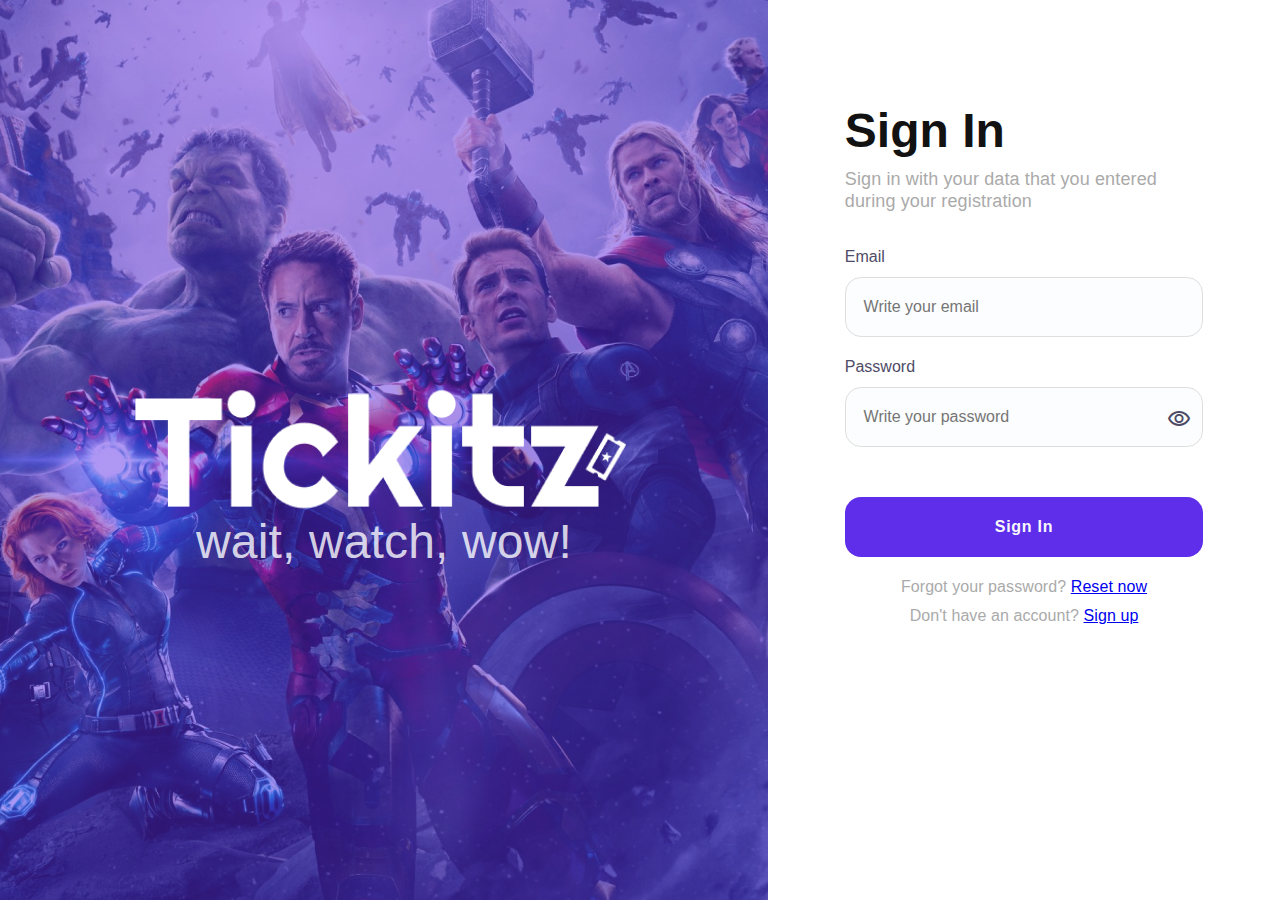
<file: signin.html>
<!DOCTYPE html>
<html lang="en">

<head>
    <meta charset="UTF-8">
    <meta http-equiv="X-UA-Compatible" content="IE=edge">
    <meta name="viewport" content="width=device-width, initial-scale=1.0">
    <title>Sign In</title>
    <link rel="stylesheet" href="css/signin.css">
    <link rel="stylesheet"
        href="https://fonts.googleapis.com/css2?family=Material+Symbols+Outlined:opsz,wght,FILL,GRAD@48,400,0,0" />
</head>

<body>
    <div class="container">
        <div class="left">
            <div class="card-header">
                <img class="background" src="img/background.png" alt="">
                <img class="logo" src="img/logo.png" alt="">
                <p>wait, watch, wow!</p>
            </div>
        </div>
        <div class="right">
            <img class="logo2" src="img/logo2.png" alt="">
            <form action="">
                <h1>Sign In</h1>
                <p>Sign in with your data that you entered during your registration</p>
                <div>
                    <label for="">Email</label>
                    <input type="text" placeholder="Write your email">
                </div>
                <div class="password">
                    <label for="">Password</label>
                    <span class="visibility material-symbols-outlined">
                        visibility
                    </span>
                    <input type="password" placeholder="Write your password">
                </div>
                <button><a href="home.html">Sign In</a></button>
                <p class="forgot-pass">
                    Forgot your password? <a href="#">Reset now</a>
                </p>
                <p class="signup">
                    Don't have an account? <a href="signup.html">Sign up</a>
                </p>
            </form>
        </div>
    </div>
</body>

</html>
</file>
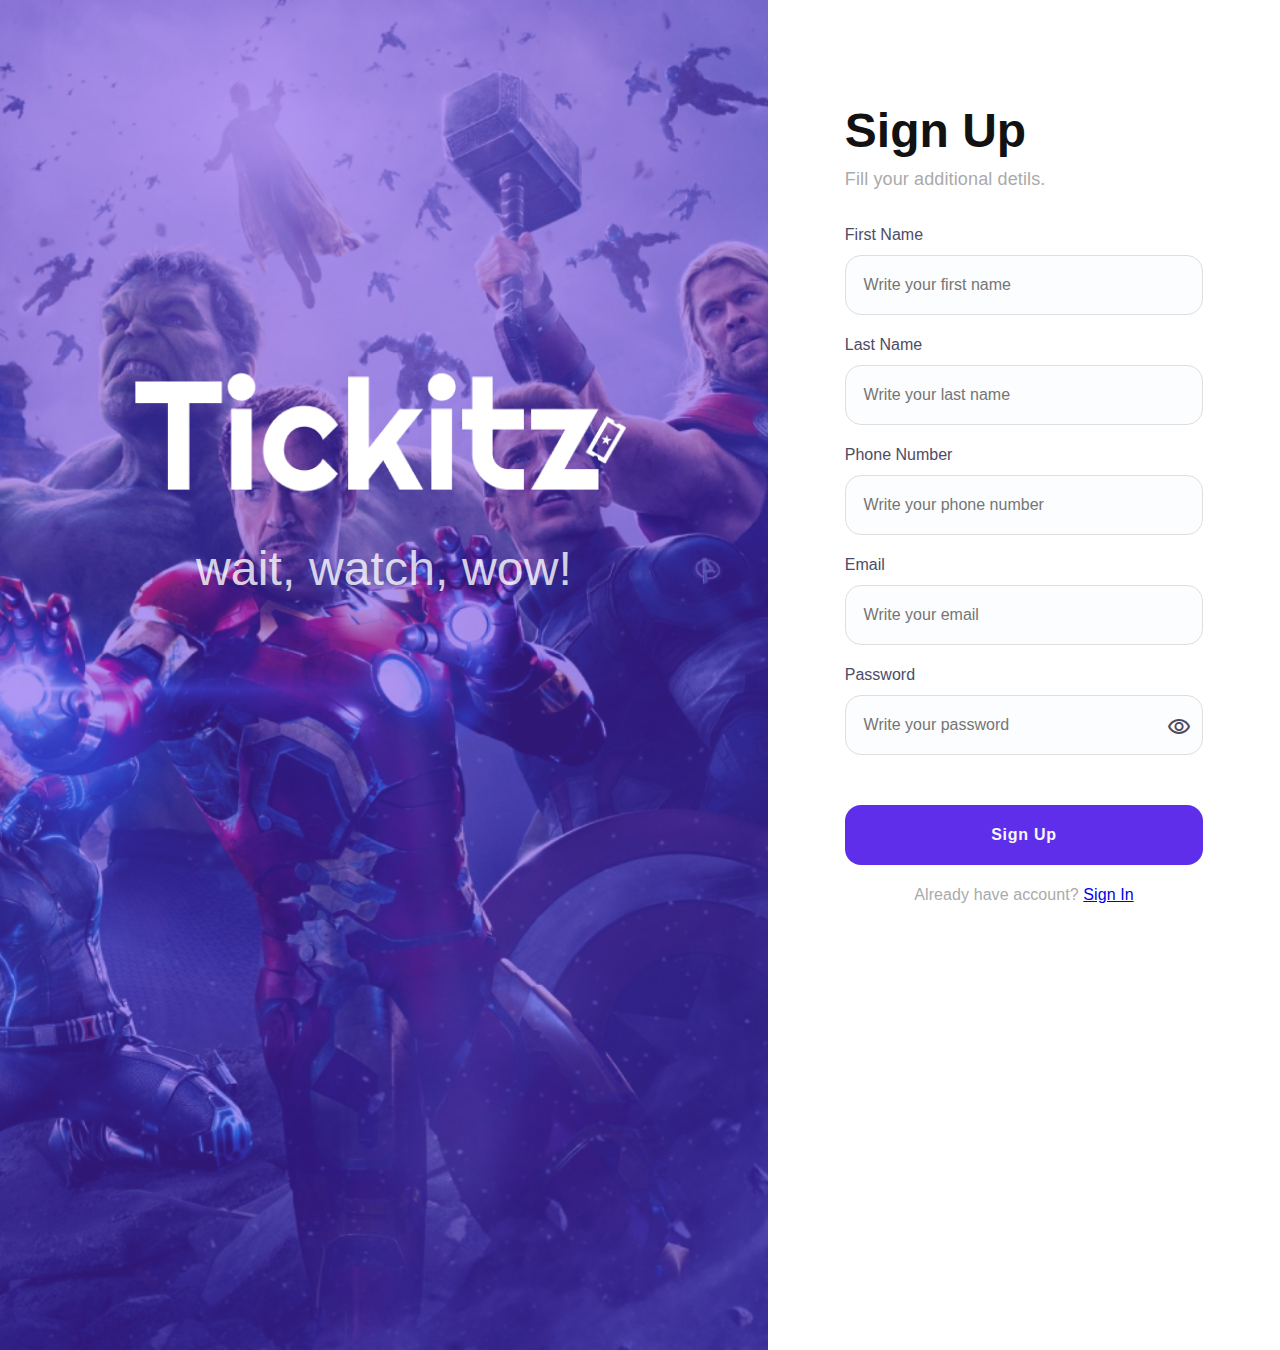
<file: signup.html>
<!DOCTYPE html>
<html lang="en">

<head>
    <meta charset="UTF-8">
    <meta http-equiv="X-UA-Compatible" content="IE=edge">
    <meta name="viewport" content="width=device-width, initial-scale=1.0">
    <title>Sign Up</title>
    <link rel="stylesheet" href="css/singup.css">
    <link rel="stylesheet"
        href="https://fonts.googleapis.com/css2?family=Material+Symbols+Outlined:opsz,wght,FILL,GRAD@48,400,0,0" />
</head>

<body>
    <div class="container">
        <div class="left">
            <div class="card-header">
                <img class="background" src="img/background.png" alt="">
                <img class="logo" src="img/logo.png" alt="">
                <p>wait, watch, wow!</p>
            </div>
        </div>
        <div class="right">
            <img class="logo2" src="img/logo2.png" alt="">
            <form action="">
                <h1>Sign Up</h1>
                <p>Fill your additional detils.</p>
                <div>
                    <label for="">First Name</label>
                    <input type="text" placeholder="Write your first name">
                </div>
                <div>
                    <label for="">Last Name</label>
                    <input type="text" placeholder="Write your last name">
                </div>
                <div>
                    <label for="">Phone Number</label>
                    <input type="text" placeholder="Write your phone number">
                </div>
                <div>
                    <label for="">Email</label>
                    <input type="text" placeholder="Write your email">
                </div>
                <div class="password">
                    <label for="">Password</label>
                    <span class="visibility material-symbols-outlined">
                        visibility
                    </span>
                    <input type="password" placeholder="Write your password">
                </div>
                <button>Sign Up</button>
                <p class="signin">
                    Already have account? <a href="signin.html">Sign In</a>
                </p>
            </form>
        </div>
    </div>
</body>

</html>
</file>
<file: css/home.css>
*,
*::before,
*::after {
    padding: 0;
    margin: 0;
    box-sizing: border-box;
}

.container {
    position: relative;
    display: grid;
    grid-template-columns: 1fr;
    grid-template-rows: 100px, repeat(2, 1fr);
}

/* HEADER */
header {
    grid-row: 1;
    padding-left: 10%;
    padding-right: 10%;
    background: #fff;
    height: 100px;
    position: relative;
    display: grid;
    grid-template-columns: repeat(5, 1fr);
    grid-template-rows: 1fr;
}

header .left {
    grid-column: 1;
    grid-row: 1;
    height: 100px;
    position: relative;
}

header .right {
    grid-column: 2 / span 5;
    grid-row: 1;
    height: 100%;
    position: relative;
    display: flex;
    flex-wrap: wrap;
    justify-content: space-between;
}

header .logo2 {
    position: relative;
    margin-top: 30px;
    height: 50px;
}

.header-bar {
    margin-top: 50px;
}

a {
    text-decoration: none;
    color: #F7F7FC;
}

.header-bar a {
    margin-right: 50px;
    font-family: Mulish, sans-serif;
    font-style: normal;
    font-weight: 600;
    font-size: 16px;
    line-height: 20px;
    letter-spacing: 0.005em;
    color: #414141;
}

.signup {
    position: relative;
    top: 40px;
    font-family: Mulish, sans-serif;
    font-style: normal;
    font-weight: 700;
    font-size: 12px;
    align-items: center;
    text-align: center;
    letter-spacing: 0.75px;
    width: 100px;
    height: 35px;
    background: #5F2EEA;
    border-radius: 4px;
    border: none;
}

header .right>a {
    display: none;
}

header .right i {
    display: none;
}

/* NAVBAR */

nav {
    display: none;
}

nav>p {
    display: none;
}

/* MAIN */
main {
    grid-row: 2;
}

main .content-1 {
    position: relative;
    height: 550px;
    padding-left: 10%;
    padding-right: 10%;
    background-color: #fff;
    display: flex;
    justify-content: space-around;
}

main .content-1 .right {
    margin-top: 30px;
    padding-right: 20px;
    padding-bottom: 20px;
    overflow: hidden;
    position: relative;
    display: flex;
    height: 80%;
}

main .content-1 .left {
    flex-basis: 400px;
    background-color: #fff;
}

main .content-1 .left p {
    position: relative;
    top: 30%;
    font-family: Mulish, sans-serif;
    font-style: normal;
    font-size: 16px;
    line-height: 30px;
    color: #A0A3BD;
}

main .content-1 .left h1 {
    position: relative;
    top: 30%;
    font-family: Mulish, sans-serif;
    font-style: normal;
    font-size: 40px;
    line-height: 30px;
    color: #5F2EEA;
}


main .content-2 {
    position: relative;
    height: 350px;
    padding-left: 10%;
    padding-right: 10%;
    background-color: #F5F6F8;
    display: flex;
    flex-direction: column;
}

.content-2 .top {
    margin-top: 20px;
    margin-bottom: 30px;
    display: flex;
    justify-content: space-between;
}

.content-2 .top a {
    font-family: Mulish, sans-serif;
    font-style: normal;
    font-weight: 700;
    font-size: 16px;
    line-height: 20px;
    text-align: right;
    letter-spacing: 0.15px;
    color: #5F2EEA;
}

.content-2 .top h2 {
    font-family: Mulish, sans-serif;
    font-style: normal;
    font-weight: 700;
    font-size: 24px;
    line-height: 30px;
    color: #5F2EEA;
}

.content-2 .bottom {
    display: flex;
    justify-content: space-around;
}

.content-2 .bottom img {
    width: 150px;
    padding: 20px;
    border: 2px solid #FFFFFF;
    border-radius: 8px;
}

.content-2 .bottom .m1 {
    display: none;
}

.content-2 .bottom .m2 {
    display: none;
}

.content-2 .bottom .m3 {
    display: none;
}

.content-2 .bottom .m4 {
    display: none;
}

.content-2 .bottom .m5 {
    display: none;
}

.content-2 .bottom .img1:hover~.m1 {
    display: block;
    z-index: 9999;
}

.content-2 .bottom .img2:hover~.m2 {
    display: block;
    z-index: 9999;
}

.content-2 .bottom .img3:hover~.m3 {
    display: block;
    z-index: 9999;
}

.content-2 .bottom .img4:hover~.m4 {
    display: block;
    z-index: 9999;
}

.content-2 .bottom .img5:hover~.m5 {
    display: block;
    z-index: 9999;
}

.content-2 .bottom .img1:hover {
    display: none;
}

.content-2 .bottom .img2:hover {
    display: none;
}

.content-2 .bottom .img3:hover {
    display: none;
}

.content-2 .bottom .img4:hover {
    display: none;
}

.content-2 .bottom .img5:hover {
    display: none;
}

.content-2 .bottom {
    display: flex;
    flex-wrap: wrap;
    justify-content: space-around;
}

.content-2 .bottom .card-movie {
    background-color: #FFF;
    border-radius: 8px;
    box-shadow: 2px 2px 10px rgba(0, 0, 0, 0.3);
}

.content-2 .bottom .card-movie button:hover {
    color: #fff;
    background: #5F2EEA;
}

.content-2 .card-movie>div {
    width: 100%;
    height: 80px;
    position: relative;
}

.content-2 .bottom button {
    position: absolute;
    left: 50%;
    transform: translate(-50%);
    bottom: 10px;
    font-family: Mulish, sans-serif;
    color: #5F2EEA;
    font-style: normal;
    font-size: 12px;
    align-items: center;
    text-align: center;
    letter-spacing: 0.75px;
    width: 80%;
    height: 25px;
    border: 1px solid #5F2EEA;
    border-radius: 4px;
}

.content-2 .card-movie>div h5 {
    font-family: Mulish, sans-serif;
    font-style: normal;
    font-weight: 700px;
    font-size: 12px;
    line-height: 22px;
    text-align: center;
    letter-spacing: 0.15px;
    color: #14142B;
}

.content-2 .card-movie>div p {
    font-family: 'Open Sans', sans-serif;
    font-style: normal;
    font-weight: 400px;
    font-size: 8px;
    line-height: 16px;
    text-align: center;
    letter-spacing: 0.4px;
    color: #A0A3BD;
}

main .content-3 {
    position: relative;
    height: 500px;
    padding-left: 10%;
    padding-right: 10%;
    background-color: #fff;
    display: flex;
    flex-direction: column;
}

.content-3 .top {
    margin-top: 20px;
    margin-bottom: 30px;
    display: flex;
    justify-content: space-between;
}

.content-3 .top a {
    font-family: Mulish, sans-serif;
    font-style: normal;
    font-weight: 700;
    font-size: 16px;
    line-height: 20px;
    text-align: right;
    letter-spacing: 0.15px;
    color: #5F2EEA;
}

.content-3 .top h2 {
    font-family: Mulish, sans-serif;
    font-style: normal;
    font-weight: 700;
    font-size: 24px;
    line-height: 30px;
    color: #14142B;
}

.content-3 .mid {
    margin-bottom: 20px;
    display: flex;
    flex-wrap: wrap;
    justify-content: space-between;
}

.content-3 .mid button:hover {
    color: #fff;
    background: #5F2EEA;
}

.content-3 .mid button {
    font-family: Mulish, sans-serif;
    color: #5F2EEA;
    font-style: normal;
    font-weight: 700;
    font-size: 12px;
    align-items: center;
    text-align: center;
    letter-spacing: 0.75px;
    width: 100px;
    height: 35px;
    border: 1px solid #5F2EEA;
    border-radius: 4px;
}

.content-3 .bottom {
    display: flex;
    flex-wrap: wrap;
    justify-content: space-around;
}

.content-3 .bottom .card-movie {
    padding-top: 20px;
    padding-left: 20px;
    padding-right: 20px;
    padding-bottom: 20px;
    background: #FFFFFF;
    border: 0.5px solid #DEDEDE;
    border-radius: 8px;
}

.content-3 .bottom img {
    width: 100px;
}

.content-3 .bottom .card-movie button:hover {
    color: #fff;
    background: #5F2EEA;
}

.content-3 .bottom button {
    position: absolute;
    bottom: -0px;
    font-family: Mulish, sans-serif;
    color: #5F2EEA;
    font-style: normal;
    font-size: 12px;
    align-items: center;
    text-align: center;
    letter-spacing: 0.75px;
    width: 100%;
    height: 25px;
    border: 1px solid #5F2EEA;
    border-radius: 4px;
}

.content-3 .card-movie>div {
    width: 100px;
    height: 80px;
    position: relative;
}

.content-3 .card-movie>div h5 {
    font-family: Mulish, sans-serif;
    font-style: normal;
    font-weight: 700px;
    font-size: 12px;
    line-height: 22px;
    text-align: center;
    letter-spacing: 0.15px;
    color: #14142B;
}

.content-3 .card-movie>div p {
    font-family: 'Open Sans', sans-serif;
    font-style: normal;
    font-weight: 400px;
    font-size: 8px;
    line-height: 16px;
    text-align: center;
    letter-spacing: 0.4px;
    color: #A0A3BD;
}

main .content-4 {
    position: relative;
    display: flex;
    align-items: center;
    flex-direction: column;
    height: 300px;
    padding-left: 10%;
    padding-right: 10%;
    background-color: #fff;
}

.content-4 .card {
    position: relative;
    display: flex;
    align-items: center;
    flex-direction: column;
}

.content-4 .card {
    width: 95%;
    height: 90%;
    box-shadow: 2px 2px 10px rgba(0, 0, 0, 0.3);
    border-radius: 4px;
    font-size: 12pt;
}

.content-4 .top {
    margin-top: 50px;
    margin-bottom: 10px;
    text-align: center;
}

.content-4 .top p {
    font-family: Mulish, sans-serif;
    font-style: normal;
    font-weight: 400;
    font-size: 20px;
    line-height: 114%;
    text-align: center;
    letter-spacing: 0.25px;
    color: #4E4B66;
}

.content-4 .top h1 {
    font-family: Mulish, sans-serif;
    font-style: normal;
    font-size: 40px;
    line-height: 30px;
    color: #5F2EEA;
    margin-bottom: 20px;
}

.content-4 .bottom p {
    margin-top: 20px;
    margin-bottom: 20px;
    font-family: Mulish, sans-serif;
    font-style: normal;
    font-weight: 400;
    font-size: 14px;
    line-height: 24px;
    text-align: center;
    letter-spacing: 0.75px;
    color: #6E7191;
}

.content-4 .mid input {
    margin-right: 10px;
    height: 40px;
    width: 250px;
    background: #FCFDFE;
    border: 2px solid #DEDEDE;
    border-radius: 4px;
    font-size: 12pt;
}

.content-4 .mid input::placeholder {
    padding-left: 10%;
    font-size: 12px;
}

.content-4 .mid button {
    font-family: Mulish, sans-serif;
    color: #fff;
    font-style: normal;
    font-size: 12px;
    align-items: center;
    text-align: center;
    letter-spacing: 0.75px;
    width: 100px;
    height: 40px;
    background: #5F2EEA;
    border-radius: 4px;
    border: none;
}


/* FOOTER */
footer {
    grid-row: 3;
    background: #fff;
    padding-top: 5%;
    padding-left: 10%;
    padding-right: 10%;
    display: flex;
    flex-direction: column;
    position: relative;
}

footer .information {
    display: flex;
    justify-content: space-around;
    flex-wrap: wrap;
}

footer .information .title {
    font-family: Mulish, sans-serif;
    font-style: normal;
    font-weight: 700;
    font-size: 16px;
    line-height: 20px;
    letter-spacing: 0.5px;
    color: #000000;
    margin-bottom: 20px;
}

footer .copyright {
    margin-top: 20px;
    align-items: center;
    text-align: center;
    font-family: Mulish, sans-serif;
    font-style: normal;
    font-weight: 400;
    font-size: 14px;
    line-height: 18px;
    letter-spacing: 0.5px;
    color: #4E4B66;
}

footer .footer-item1 {
    flex-basis: 30%
}

footer .footer-item1 .logo2 {
    height: 30%;
    margin-bottom: 20px;
}

footer .footer-item1 p {
    font-family: Mulish, sans-serif;
    font-style: normal;
    font-weight: 400;
    font-size: 16px;
    line-height: 32px;
    letter-spacing: 0.75px;
    color: #6E7191;
}

footer .footer-item2>div {
    display: flex;
    flex-direction: column;
}

footer .information .footer-item1 p {
    margin-top: -20px;
}

footer .footer-item2>div p {
    margin-top: 10px;
    margin-bottom: 10px;
    margin-right: 20px;
}

footer .footer-item2>div p a {
    font-family: Mulish, sans-serif;
    font-style: normal;
    font-weight: 400;
    font-size: 14px;
    line-height: 18px;
    letter-spacing: 0.5px;
    color: #4E4B66;
}

footer .footer-item3>div {
    display: grid;
}

footer .footer-item3>div img {
    max-height: 30px;
    margin-bottom: 20px;
}

footer .footer-item4>div {
    display: flex;
    flex-direction: column;
}

footer .footer-item4>div>div .visibility {
    position: absolute;
    color: #6E7191;
}

footer .footer-item4>div>div {
    margin-bottom: 10px;
}

footer .footer-item4>div>div a {
    margin-left: 10px;
    font-family: Mulish, sans-serif;
    font-style: normal;
    font-weight: 600;
    font-size: 14px;
    line-height: 18px;
    letter-spacing: 0.5px;
    color: #6E7191;
}

footer .footer-item4>div>div i {
    width: 10px;
    color: #6E7191;
}

@media screen and (max-width: 975px) {

    /* HEADER */
    header .right>a {
        display: block;
    }

    header .right .header-bar {
        display: none;
    }

    header .right button {
        display: none;
    }

    header .right i {
        display: flex;
        position: relative;
        top: 40px;
        font-size: 1.5em;
        align-items: right;
    }

    header .right a {
        color: #000000;
    }

    /* NAVBAR */
    nav {
        display: none;
        flex-wrap: wrap;
        flex-direction: column;
        align-items: center;
        width: 100%;
        height: 100vh;
        position: absolute;
        top: 100px;
        z-index: 2;
        background-color: rgba(0, 0, 0, 0.5);
    }

    nav>p {
        display: block;
        padding-top: 15px;
        padding-bottom: 15px;
        width: 100%;
        text-align: center;
        background: #FFF;
        border-top: 0.5px solid #DEDEDE;
    }

    nav a {
        font-family: Mulish, sans-serif;
        font-style: normal;
        font-weight: 600;
        font-size: 16px;
        line-height: 28px;
        text-align: center;
        letter-spacing: 0.75px;
        color: #14142B;
    }

    nav .cop {
        font-family: Mulish, sans-serif;
        font-style: normal;
        font-weight: 400;
        font-size: 13px;
        line-height: 22px;
        letter-spacing: 0.75px;
        color: #6E7191;
    }

    /* FOOTER */
    footer {
        padding-left: 0%;
        padding-right: 0%;
        align-items: center;
    }

    footer .information .footer-item1 p {
        margin-top: -20px;
    }

    footer .information {
        justify-content: space-between;
        max-width: 80%;
    }

    /* CONTENT */
    .cal5,
    .cal6,
    .cal7,
    .cal8,
    .m4,
    .m5,
    .img4,
    .img5 {
        display: none;
    }

    main .content-1 {
        height: 700px;
        display: flex;
        align-items: center;
        flex-direction: column;
    }

    main .content-1 .right {
        height: 60%;
    }

    main .content-1 .left {
        flex-basis: 150px;
    }

    main .content-1 .left p {
        position: relative;
        top: 30%;
        font-family: Mulish, sans-serif;
        font-style: normal;
        font-size: 16px;
        line-height: 30px;
        color: #A0A3BD;
    }

    main .content-1 .left h1 {
        position: relative;
        top: 30%;
        font-family: Mulish, sans-serif;
        font-style: normal;
        font-size: 40px;
        line-height: 30px;
        color: #5F2EEA;
    }
}

@media screen and (max-width: 550px) {

    /* HEADER */
    header .right>a {
        display: block;
    }

    header .right .header-bar {
        display: none;
    }

    header .right button {
        display: none;
    }

    header .right i {
        display: flex;
        position: relative;
        top: 40px;
        font-size: 1.5em;
        align-items: right;
    }

    header .right a {
        color: #000000;
    }

    /* NAVBAR */
    nav {
        display: none;
        flex-wrap: wrap;
        flex-direction: column;
        align-items: center;
        width: 100%;
        height: 322%;
        position: absolute;
        top: 100px;
        z-index: 2;
        background-color: rgba(0, 0, 0, 0.5);
    }

    nav>p {
        display: block;
        padding-top: 15px;
        padding-bottom: 15px;
        width: 100%;
        text-align: center;
        background: #FFF;
        border-top: 0.5px solid #DEDEDE;
    }

    nav a {
        font-family: Mulish, sans-serif;
        font-style: normal;
        font-weight: 600;
        font-size: 16px;
        line-height: 28px;
        text-align: center;
        letter-spacing: 0.75px;
        color: #14142B;
    }

    nav .cop {
        font-family: Mulish, sans-serif;
        font-style: normal;
        font-weight: 400;
        font-size: 13px;
        line-height: 22px;
        letter-spacing: 0.75px;
        color: #6E7191;
    }


    /* FOOTER */
    footer {
        padding-left: 0%;
        padding-right: 0%;
        align-items: center;
    }

    footer .information {
        flex-direction: column;
    }

    footer .information .title {
        margin-top: 20px;
    }

    footer .information .footer-item1 p {
        margin-top: -20px;
    }

    footer .information .footer-item2>div {
        display: flex;
        flex-direction: row;
    }

    footer .information .footer-item2 .title {
        margin-top: -40px;
    }

    footer .information .footer-item3>div {
        display: flex;
        flex-direction: row;
    }

    footer .information .footer-item4>div a {
        display: none;
    }

    footer .information .footer-item4>div i {
        margin-right: 50px;
    }

    footer .information .footer-item4>div {
        display: flex;
        flex-direction: row;
        flex-wrap: wrap;
    }

    footer .information .footer-item3>div img {
        margin-right: 20px;
        max-height: 20px;
        margin-bottom: 20px;
    }

    /* CONTENT */
    .cal5,
    .cal6,
    .cal7,
    .cal8,
    .cal4,
    .m3,
    .m4,
    .m5,
    .img3,
    .img4,
    .img5 {
        display: none;
    }

    main .content-1 {
        height: 600px;
        display: flex;
        align-items: center;
        flex-direction: column;
    }

    main .content-1 .right img {
        height: 80%;
    }

    main .content-1 .right {
        height: 60%;
    }

    main .content-1 .left {
        flex-basis: 150px;
    }

    main .content-1 .left p {
        position: relative;
        top: 30%;
        font-family: Mulish, sans-serif;
        font-style: normal;
        font-size: 16px;
        line-height: 30px;
        color: #A0A3BD;
    }

    main .content-1 .left h1 {
        position: relative;
        top: 30%;
        font-family: Mulish, sans-serif;
        font-style: normal;
        font-size: 40px;
        line-height: 30px;
        color: #5F2EEA;
    }


    main .content-4 {
        height: 400px;
    }

    .content-4 .top p {
        font-size: 15px;
    }

    .content-4 .top h1 {
        font-size: 30px;
    }

    .content-4 .mid input {
        margin-right: 0px;
        height: 40px;
        width: 100%;
        background: #FCFDFE;
        border: 2px solid #DEDEDE;
        border-radius: 4px;
        font-size: 12pt;
    }

    .content-4 .mid input::placeholder {
        padding-left: 5%;
        font-size: 12px;
    }

    .content-4 .mid button {
        margin-top: 10px;
        font-family: Mulish, sans-serif;
        color: #fff;
        font-style: normal;
        font-size: 12px;
        align-items: center;
        text-align: center;
        letter-spacing: 0.75px;
        width: 100%;
        height: 40px;
        background: #5F2EEA;
        border-radius: 4px;
        border: none;
    }

    .content-4 .bottom p {
        margin-top: 20px;
        margin-bottom: 20px;
        margin-left: 55px;
        margin-right: 55px;
        font-family: Mulish, sans-serif;
        font-style: normal;
        font-size: 12px;
        line-height: 24px;
        text-align: center;
        letter-spacing: 0.75px;
        color: #6E7191;
    }
}
</file>
<file: css/detail_movie.css>
*,
*::before,
*::after {
    padding: 0;
    margin: 0;
    box-sizing: border-box;
}

.container {
    position: relative;
    display: grid;
    grid-template-columns: 1fr;
    grid-template-rows: 100px, repeat(2, 1fr);
    background: #F5F6F8;
}

/* HEADER */
header {
    grid-row: 1;
    padding-left: 10%;
    padding-right: 10%;
    background: #fff;
    height: 100px;
    position: relative;
    display: grid;
    grid-template-columns: repeat(5, 1fr);
    grid-template-rows: 1fr;
}

header .left {
    grid-column: 1;
    grid-row: 1;
    height: 100px;
    position: relative;
}

header .right {
    grid-column: 2 / span 5;
    grid-row: 1;
    height: 100%;
    position: relative;
    display: flex;
    flex-wrap: wrap;
    justify-content: space-between;
}

header .logo2 {
    position: relative;
    margin-top: 30px;
    height: 50px;
}

header .right .header-bar {
    margin-top: 50px;
}

a {
    text-decoration: none;
    color: #F7F7FC;
}

header .right .header-bar a {
    margin-right: 50px;
    font-family: Mulish, sans-serif;
    font-style: normal;
    font-weight: 600;
    font-size: 16px;
    line-height: 20px;
    letter-spacing: 0.005em;
    color: #414141;
}

header .right .profile {
    display: flex;
    justify-content: space-around;
    background-color: #FFF;
}

header .right .profile div {
    position: relative;
    padding-top: 40px;
    background-color: #FFF;
}

header .right .profile div input {
    background: #FFFFFF;
    height: 30px;
    width: 200px;
    border: 1px solid #DEDEDE;
    border-radius: 8px;
}

header .right .profile div input::placeholder {
    padding-left: 15%;
    font-size: 12px;
}

header .right .profile div i {
    position: absolute;
    top: 50px;
    left: 10px;
    font-size: 0.8em;
    z-index: 9999;
    color: #6E7191;
}

header .right .profile .search {
    position: relative;
    bottom: 15px;
    right: 30px;
    display: none;
}

header .right .profile a i {
    display: block;
    margin-right: 40px;
    margin-top: 35px;
    color: #414141;
    font-size: 1em;
}

header .right .profile {
    margin-top: 15px;
    height: 50px;
    border-radius: 50%;
}

header .nav-desktop {
    width: 100px;
    text-align: center;
    z-index: 9999;
    position: absolute;
    right: 12%;
    top: 85px;
    background: #FFF;
    display: none;
    border-radius: 5px;
    flex-direction: column;
    box-shadow: 2px 2px 10px rgba(0, 0, 0, 0.3);
}

header .nav-desktop a {
    padding-top: 7px;
    padding-bottom: 5px;
    font-family: Mulish, sans-serif;
    font-style: normal;
    font-weight: 400;
    font-size: 16px;
    line-height: 20px;
    letter-spacing: 0.75px;
    color: #4E4B66;
}

header .right>a {
    display: none;
}

header .right>i {
    display: none;
}

/* NAVBAR */

nav {
    display: none;
}

nav>p {
    display: none;
}

/* FOOTER */
footer {
    grid-row: 3;
    background: #fff;
    padding-top: 5%;
    padding-left: 10%;
    padding-right: 10%;
    display: flex;
    flex-direction: column;
    position: relative;
}

footer .information {
    display: flex;
    justify-content: space-around;
    flex-wrap: wrap;
    /* flex-direction: column; */
}

footer .information .title {
    font-family: Mulish, sans-serif;
    font-style: normal;
    font-weight: 700;
    font-size: 16px;
    line-height: 20px;
    letter-spacing: 0.5px;
    color: #000000;
    margin-bottom: 20px;
}

footer .copyright {
    margin-top: 20px;
    align-items: center;
    text-align: center;
    font-family: Mulish, sans-serif;
    font-style: normal;
    font-weight: 400;
    font-size: 14px;
    line-height: 18px;
    letter-spacing: 0.5px;
    color: #4E4B66;
}

footer .footer-item1 {
    flex-basis: 30%
}

footer .footer-item1 .logo2 {
    height: 30%;
    margin-bottom: 20px;
}

footer .footer-item1 p {
    font-family: Mulish, sans-serif;
    font-style: normal;
    font-weight: 400;
    font-size: 16px;
    line-height: 32px;
    letter-spacing: 0.75px;
    color: #6E7191;
}

footer .information .footer-item1 p {
    margin-top: -20px;
}

footer .footer-item2>div {
    display: flex;
    flex-direction: column;
}

footer .footer-item2>div p {
    margin-top: 10px;
    margin-bottom: 10px;
    margin-right: 20px;
}

footer .footer-item2>div p a {
    font-family: Mulish, sans-serif;
    font-style: normal;
    font-weight: 400;
    font-size: 14px;
    line-height: 18px;
    letter-spacing: 0.5px;
    color: #4E4B66;
}

footer .footer-item3>div {
    display: grid;
}

footer .footer-item3>div img {
    max-height: 30px;
    margin-bottom: 20px;
}

footer .footer-item4>div {
    display: flex;
    flex-direction: column;
}

footer .footer-item4>div>div .visibility {
    position: absolute;
    color: #6E7191;
}

footer .footer-item4>div>div {
    margin-bottom: 10px;
}

footer .footer-item4>div>div a {
    margin-left: 10px;
    font-family: Mulish, sans-serif;
    font-style: normal;
    font-weight: 600;
    font-size: 14px;
    line-height: 18px;
    letter-spacing: 0.5px;
    color: #6E7191;
}

footer .footer-item4>div>div i {
    width: 10px;
    color: #6E7191;
}

/* MAIN */
main {
    grid-row: 2;
}

main .content-1 {
    padding-top: 5%;
    padding-left: 10%;
    padding-right: 10%;
    background-color: #fff;
    display: flex;
}

.content-1>img {
    margin-right: 30px;
    height: 400px;
    padding: 30px;
    border: 2px solid #DEDEDE;
    border-radius: 16px;
    align-self: flex-start
}

.content-1 .information_movie {
    font-family: 'Mulish', sans-serif;
    font-style: normal;
    display: flex;
    flex-direction: column;
    flex-wrap: wrap;
}

.content-1 .information_movie .title {
    font-family: 'Mulish', sans-serif;
    font-style: normal;
    margin-bottom: 20px;
    line-height: 34px;
}

.content-1 .information_movie .title h1 {
    font-weight: 700;
    font-size: 32px;
    letter-spacing: 1px;
    color: #14142B;
}

.content-1 .information_movie .title p {
    font-weight: 400;
    font-size: 18px;
    letter-spacing: 0.75px;
    color: #4E4B66;
}

.content-1 .information_movie .information_details {
    display: grid;
    grid-template-columns: repeat(3, 1fr);
    grid-template-rows: 1fr;
    padding-bottom: 20px;
    border-bottom: 1px solid #DEDEDE;
}

.content-1 .information_movie .information_details .left {
    grid-column: 1;
}

.content-1 .information_movie .information_details .right {
    grid-column: 2 /span 3;
}

.content-1 .release,
.director {
    margin-bottom: 20px;
}

.content-1 .release h6,
.duration h6,
.director h6,
.casts h6 {
    font-weight: 400;
    font-size: 14px;
    line-height: 24px;
    letter-spacing: 0.75px;
    color: #8692A6;
}

.content-1 .release p,
.duration p,
.director p,
.casts p {
    font-weight: 400;
    font-size: 16px;
    line-height: 32px;
    letter-spacing: 0.75px;
    color: #121212;
}

.content-1 .information_movie .synopsis {
    font-family: 'Mulish', sans-serif;
    font-style: normal;
    margin-top: 20px;
    margin-bottom: 40px;
}

.content-1 .information_movie .synopsis h5 {
    font-weight: 600;
    font-size: 20px;
    line-height: 34px;
    letter-spacing: 0.5px;
    color: #000000;
}

.content-1 .information_movie .synopsis p {
    font-weight: 400;
    font-size: 16px;
    line-height: 32px;
    letter-spacing: 0.75px;
    color: #4E4B66;
}

main .content-2 {
    font-family: 'Mulish', sans-serif;
    font-style: normal;
    padding-top: 5%;
    padding-left: 10%;
    padding-right: 10%;
    display: flex;
    flex-direction: column;
}

.content-2 h1 {
    text-align: center;
    margin-bottom: 30px;
    font-weight: 700;
    font-size: 24px;
    line-height: 30px;
    letter-spacing: 0.25px;
    color: #14142B;
}

.content-2 .search {
    display: flex;
    justify-content: space-around;
    margin-bottom: 30px;
}

.content-2 .search>div {
    display: flex;
    justify-content: space-around;
}

.content-2 .search>div .location {
    position: relative;
}

.content-2 .search>div .date {
    position: relative;
    margin-right: 20px;
}

.content-2 .search>div select {
    width: 250px;
    height: 50px;
    appearance: none;
    background: #EFF0F6;
    border-radius: 6px;
    border: none;
    padding-left: 40px;
    color: #4E4B66;
}

.content-2 .search>div .left {
    position: absolute;
    top: 15px;
    left: 13px;
    color: #A0A3BD;
}

.content-2 .search>div .right {
    position: absolute;
    top: 13px;
    right: 13px;
    color: #A0A3BD;
}

.list_ticket {
    display: flex;
    justify-content: space-between;
    flex-wrap: wrap;
}

.list_ticket .card {
    height: 300px;
    width: 300px;
    margin-bottom: 30px;
    background: #FFFFFF;
    border-radius: 8px;
    display: flex;
    flex-direction: column;
}

.list_ticket .card .top {
    padding-top: 20px;
    padding-bottom: 20px;
    display: grid;
    grid-template-columns: repeat(2, 1fr);
    align-items: center;
    border-bottom: 0.5px solid #DEDEDE;
}

.list_ticket .card .top .img-card {
    display: flex;
    justify-content: space-around;
}

.list_ticket img {
    max-width: 100px;
}

.list_ticket .top h1 {
    padding: 0px;
    margin: 0px;
    margin-right: 10px;
    text-align: left;
    font-family: 'Mulish', sans-serif;
    font-style: normal;
    font-weight: 600;
    font-size: 20px;
    line-height: 32px;
    letter-spacing: 0.75px;
    color: #000000;
}

.list_ticket .top p {
    padding: 0px;
    margin: 0px;
    margin-right: 10px;
    font-family: 'Mulish', sans-serif;
    font-style: normal;
    font-weight: 300;
    font-size: 10px;
    line-height: 18px;
    letter-spacing: 0.75px;
    color: #6E7191;
}

.list_ticket .time {
    margin: 10px 20px;
    display: grid;
    grid-template-columns: repeat(4, 1fr);
    grid-template-rows: repeat(2, 1fr);
}

.list_ticket .time p {
    font-family: 'Mulish', sans-serif;
    font-style: normal;
    font-weight: 600;
    font-size: 10px;
    line-height: 23px;
    align-items: center;
    text-align: center;
    letter-spacing: 0.75px;
    color: #4E4B66;
}

.list_ticket .time .disable {
    color: #A0A3BD;
}

.list_ticket .time .disable:hover {
    color: #A0A3BD;
}

.list_ticket .time p:hover {
    color: #5F2EEA;
}

.list_ticket .price {
    margin: 0px 20px;
    display: flex;
    flex-wrap: wrap;
    justify-content: space-between;
}

.list_ticket .price h1 {
    font-family: 'Mulish', sans-serif;
    font-style: normal;
    font-weight: 400;
    font-size: 14px;
    line-height: 32px;
    align-items: center;
    letter-spacing: 0.75px;
    color: #6B6B6B;
}

.list_ticket .price p {
    font-family: 'Mulish', sans-serif;
    font-style: normal;
    font-weight: 600;
    font-size: 14px;
    line-height: 32px;
    align-items: center;
    text-align: right;
    letter-spacing: 0.75px;

    color: #000000;
}

.list_ticket button {
    font-family: 'Mulish', sans-serif;
    font-style: normal;
    font-weight: 700;
    font-size: 14px;
    line-height: 24px;
    align-items: center;
    text-align: center;
    letter-spacing: 0.75px;
    color: #F7F7FC;
    margin: 0px 20px;
    height: 30px;
    background: #5F2EEA;
    box-shadow: 0px 8px 24px rgba(95, 46, 234, 0.24);
    border-radius: 4px;
    border: none;
}

.view-more {
    margin-top: 30px;
    padding-left: 10%;
    padding-right: 10%;
    height: 50px;
}

.view-more h2 {
    width: 100%;
    text-align: center;
    border-bottom: 1px solid #DEDEDE;
    line-height: 0.1em;
    margin: 10px 0 20px;

}

.view-more a {
    font-family: 'Mulish', sans-serif;
    font-style: normal;
    text-decoration: none;
    font-weight: 600;
    font-size: 16px;
    letter-spacing: 0.75px;
    color: #5F2EEA;
}

.view-more h2 span {
    background: #F5F6F8;
    padding: 0 20px;
}

@media screen and (min-width: 1500px) {
    .list_ticket {
        display: grid;
        grid-template-columns: repeat(4, 1fr);
    }

    .list_ticket .card {
        margin-left: 5px;
        margin-right: 5px;
    }
}

@media screen and (max-width: 975px) {

    /* HEADER */
    header .right>a {
        display: block;
    }

    header .right .header-bar {
        display: none;
    }

    header .right button {
        display: none;
    }

    header .right i {
        display: flex;
        position: relative;
        top: 40px;
        font-size: 1.5em;
        align-items: right;
    }

    header .right a {
        color: #000000;
    }

    header .right .profile img {
        display: none;
    }

    header .right .profile a {
        display: none;
    }

    /* NAVBAR */
    nav {
        display: none;
        flex-wrap: wrap;
        flex-direction: column;
        align-items: center;
        width: 100%;
        height: 100vh;
        position: absolute;
        top: 100px;
        z-index: 2;
        background-color: rgba(0, 0, 0, 0.5);
    }

    nav>p {
        display: block;
        padding-top: 15px;
        padding-bottom: 15px;
        width: 100%;
        text-align: center;
        background: #FFF;
        border-top: 0.5px solid #DEDEDE;
    }

    nav>div {
        display: flex;
        justify-content: space-around;
        width: 100%;
        background-color: #FFF;
    }

    nav>div>div {
        position: relative;
        padding-top: 30px;
        padding-bottom: 15px;
        background-color: #FFF;
    }

    nav>div>div input {
        background: #FFFFFF;
        height: 50px;
        width: 600px;
        border: 1px solid #DEDEDE;
        border-radius: 4px;
    }

    nav>div>div input::placeholder {
        padding-left: 7%;
        font-size: 16px;
    }

    nav>div>div i {
        position: absolute;
        top: 45px;
        left: 15px;
        font-size: 2em;
        color: #6E7191;
    }

    nav a {
        font-family: Mulish, sans-serif;
        font-style: normal;
        font-weight: 600;
        font-size: 16px;
        line-height: 28px;
        text-align: center;
        letter-spacing: 0.75px;
        color: #14142B;
    }

    nav .cop {
        font-family: Mulish, sans-serif;
        font-style: normal;
        font-weight: 400;
        font-size: 13px;
        line-height: 22px;
        letter-spacing: 0.75px;
        color: #6E7191;
    }

    /* FOOTER */
    footer {
        padding-left: 0%;
        padding-right: 0%;
        align-items: center;
    }

    footer .information {
        justify-content: space-between;
        max-width: 80%;
    }

    footer .information .footer-item1 p {
        margin-top: -20px;
    }

    /* CONTENT */

    main .content-1 {
        display: flex;
        flex-direction: column;
    }

    .content-1>img {
        align-self: center;
        margin-right: 0px;
    }

    .content-1 .information_movie .title {
        text-align: center;
        margin-top: 30px;
    }

}

@media screen and (max-width: 760px) {

    /* HEADER */
    header .right>a {
        display: block;
    }

    header .right .header-bar {
        display: none;
    }

    header .right button {
        display: none;
    }

    header .right i {
        display: flex;
        position: relative;
        top: 40px;
        font-size: 1.5em;
        align-items: right;
    }

    header .right a {
        color: #000000;
    }

    header .right .profile img {
        display: none;
    }

    header .right .profile a {
        display: none;
    }

    /* NAVBAR */
    nav {
        display: none;
        flex-wrap: wrap;
        flex-direction: column;
        align-items: center;
        width: 100%;
        height: 322%;
        position: absolute;
        top: 100px;
        z-index: 2;
        background-color: rgba(0, 0, 0, 0.5);
    }

    nav>p {
        display: block;
        padding-top: 15px;
        padding-bottom: 15px;
        width: 100%;
        text-align: center;
        background: #FFF;
        border-top: 0.5px solid #DEDEDE;
    }

    nav>div {
        display: flex;
        justify-content: space-around;
        width: 100%;
        background-color: #FFF;
    }

    nav>div>div {
        position: relative;
        padding-top: 30px;
        padding-bottom: 15px;
        background-color: #FFF;
    }

    nav>div>div input {
        background: #FFFFFF;
        height: 50px;
        width: 300px;
        border: 1px solid #DEDEDE;
        border-radius: 4px;
    }

    nav>div>div input::placeholder {
        padding-left: 15%;
        font-size: 16px;
    }

    nav>div>div i {
        position: absolute;
        top: 45px;
        left: 15px;
        font-size: 2em;
        color: #6E7191;
    }

    nav a {
        font-family: Mulish, sans-serif;
        font-style: normal;
        font-weight: 600;
        font-size: 16px;
        line-height: 28px;
        text-align: center;
        letter-spacing: 0.75px;
        color: #14142B;
    }

    nav .cop {
        font-family: Mulish, sans-serif;
        font-style: normal;
        font-weight: 400;
        font-size: 13px;
        line-height: 22px;
        letter-spacing: 0.75px;
        color: #6E7191;
    }


    /* FOOTER */
    footer {
        padding-left: 0%;
        padding-right: 0%;
        align-items: center;
    }

    footer .information {
        flex-direction: column;
    }

    footer .information .title {
        margin-top: 20px;
    }

    footer .information .footer-item1 p {
        margin-top: -20px;
    }

    footer .information .footer-item2>div {
        display: flex;
        flex-direction: row;
    }

    footer .information .footer-item2 .title {
        margin-top: -40px;
    }

    footer .information .footer-item3>div {
        display: flex;
        flex-direction: row;
    }

    footer .information .footer-item4>div a {
        display: none;
    }

    footer .information .footer-item4>div i {
        margin-right: 50px;
    }

    footer .information .footer-item4>div {
        display: flex;
        flex-direction: row;
        flex-wrap: wrap;
    }

    footer .information .footer-item3>div img {
        margin-right: 20px;
        max-height: 20px;
        margin-bottom: 20px;
    }

    /* CONTENT */
    main .content-1 {
        display: flex;
        flex-direction: column;
    }

    .content-1>img {
        height: 300px;
        align-self: center;
        margin-right: 0px;
    }

    .content-1 .information_movie .title {
        text-align: center;
        margin-top: 30px;
    }

    .content-1 .information_movie .title h1 {
        font-size: 25px;
    }

    .content-1 .information_movie .title p {
        font-size: 16px;
    }

    .content-1 .information_movie .information_details {
        grid-template-columns: repeat(2, 1fr);
    }

    .content-1 .information_movie .information_details .left {
        grid-column: 1;
    }

    .content-1 .information_movie .information_details .right {
        grid-column: 2;
    }

    .content-2 .search>div {
        display: flex;
        flex-direction: column;
    }

    .content-2 .search>div .date {
        margin-right: 0px;
        margin-bottom: 10px;
    }

    .list_ticket {
        display: flex;
        flex-direction: row;
        justify-content: center;
    }
}

@media screen and (max-width: 550px) {

    /* HEADER */
    header .right>a {
        display: block;
    }

    header .right .header-bar {
        display: none;
    }

    header .right button {
        display: none;
    }

    header .right i {
        display: flex;
        position: relative;
        top: 40px;
        font-size: 1.5em;
        align-items: right;
    }

    header .right a {
        color: #000000;
    }

    header .right .profile img {
        display: none;
    }

    header .right .profile a {
        display: none;
    }

    /* NAVBAR */
    nav {
        display: none;
        flex-wrap: wrap;
        flex-direction: column;
        align-items: center;
        width: 100%;
        height: 322%;
        position: absolute;
        top: 100px;
        z-index: 2;
        background-color: rgba(0, 0, 0, 0.5);
    }

    nav>p {
        display: block;
        padding-top: 15px;
        padding-bottom: 15px;
        width: 100%;
        text-align: center;
        background: #FFF;
        border-top: 0.5px solid #DEDEDE;
    }

    nav>div {
        display: flex;
        justify-content: space-around;
        width: 100%;
        background-color: #FFF;
    }

    nav>div>div {
        position: relative;
        padding-top: 30px;
        padding-bottom: 15px;
        background-color: #FFF;
    }

    nav>div>div input {
        background: #FFFFFF;
        height: 50px;
        width: 300px;
        border: 1px solid #DEDEDE;
        border-radius: 4px;
    }

    nav>div>div input::placeholder {
        padding-left: 15%;
        font-size: 16px;
    }

    nav>div>div i {
        position: absolute;
        top: 45px;
        left: 15px;
        font-size: 2em;
        color: #6E7191;
    }

    nav a {
        font-family: Mulish, sans-serif;
        font-style: normal;
        font-weight: 600;
        font-size: 16px;
        line-height: 28px;
        text-align: center;
        letter-spacing: 0.75px;
        color: #14142B;
    }

    nav .cop {
        font-family: Mulish, sans-serif;
        font-style: normal;
        font-weight: 400;
        font-size: 13px;
        line-height: 22px;
        letter-spacing: 0.75px;
        color: #6E7191;
    }


    /* FOOTER */
    footer {
        padding-left: 0%;
        padding-right: 0%;
        align-items: center;
    }

    footer .information {
        flex-direction: column;
    }

    footer .information .title {
        margin-top: 20px;
    }

    footer .information .footer-item1 p {
        margin-top: -20px;
    }

    footer .information .footer-item2>div {
        display: flex;
        flex-direction: row;
    }

    footer .information .footer-item2 .title {
        margin-top: -40px;
    }

    footer .information .footer-item3>div {
        display: flex;
        flex-direction: row;
    }

    footer .information .footer-item4>div a {
        display: none;
    }

    footer .information .footer-item4>div i {
        margin-right: 50px;
    }

    footer .information .footer-item4>div {
        display: flex;
        flex-direction: row;
        flex-wrap: wrap;
    }

    footer .information .footer-item3>div img {
        margin-right: 20px;
        max-height: 20px;
        margin-bottom: 20px;
    }

    /* CONTENT */
    main .content-1 {
        display: flex;
        flex-direction: column;
    }

    .content-1>img {
        height: 300px;
        align-self: center;
        margin-right: 0px;
    }

    .content-1 .information_movie .title {
        text-align: center;
        margin-top: 30px;
    }

    .content-1 .information_movie .title h1 {
        font-size: 25px;
    }

    .content-1 .information_movie .title p {
        font-size: 16px;
    }

    .content-1 .information_movie .information_details {
        grid-template-columns: repeat(2, 1fr);
    }

    .content-1 .information_movie .information_details .left {
        grid-column: 1;
    }

    .content-1 .information_movie .information_details .right {
        grid-column: 2;
    }

    .content-2 .search>div {
        display: flex;
        flex-direction: column;
    }

    .content-2 .search>div .date {
        margin-right: 0px;
        margin-bottom: 10px;
    }

    .list_ticket {
        display: flex;
        flex-direction: row;
        justify-content: center;
    }

    .list_ticket .t3,
    .list_ticket .t4,
    .list_ticket .t5,
    .list_ticket .t6 {
        display: none;
    }
}
</file>
<file: css/home_login.css>
*,
*::before,
*::after {
    padding: 0;
    margin: 0;
    box-sizing: border-box;
}

.container {
    position: relative;
    display: grid;
    grid-template-columns: 1fr;
    grid-template-rows: 100px, repeat(2, 1fr);
}

/* HEADER */
header {
    grid-row: 1;
    padding-left: 10%;
    padding-right: 10%;
    background: #fff;
    height: 100px;
    position: relative;
    display: grid;
    grid-template-columns: repeat(5, 1fr);
    grid-template-rows: 1fr;
}

header .left {
    grid-column: 1;
    grid-row: 1;
    height: 100px;
    position: relative;
}

header .right {
    grid-column: 2 / span 5;
    grid-row: 1;
    height: 100%;
    position: relative;
    display: flex;
    flex-wrap: wrap;
    justify-content: space-between;
}

header .logo2 {
    position: relative;
    margin-top: 30px;
    height: 50px;
}

.header-bar {
    margin-top: 50px;
}

a {
    text-decoration: none;
    color: #F7F7FC;
}

.header-bar a {
    margin-right: 50px;
    font-family: Mulish, sans-serif;
    font-style: normal;
    font-weight: 600;
    font-size: 16px;
    line-height: 20px;
    letter-spacing: 0.005em;
    color: #414141;
}

header .right .profile {
    display: flex;
    justify-content: space-around;
    background-color: #FFF;
}

header .right .profile div {
    position: relative;
    padding-top: 40px;
    background-color: #FFF;
}

header .right .profile div input {
    background: #FFFFFF;
    height: 30px;
    width: 200px;
    border: 1px solid #DEDEDE;
    border-radius: 8px;
}

header .right .profile div input::placeholder {
    padding-left: 15%;
    font-size: 12px;
}

header .right .profile div i {
    position: absolute;
    top: 50px;
    left: 10px;
    font-size: 0.8em;
    z-index: 9999;
    color: #6E7191;
}

header .right .profile .search {
    position: relative;
    bottom: 15px;
    right: 30px;
    display: none;
}

.profile a i {
    display: block;
    margin-right: 40px;
    margin-top: 35px;
    color: #414141;
    font-size: 1em;
}

.profile {
    margin-top: 15px;
    height: 50px;
    border-radius: 50%;
}

.nav-desktop {
    width: 100px;
    text-align: center;
    z-index: 9999;
    position: absolute;
    right: 12%;
    top: 85px;
    background: #FFF;
    display: none;
    border-radius: 5px;
    flex-direction: column;
    box-shadow: 2px 2px 10px rgba(0, 0, 0, 0.3);
}

.nav-desktop a {
    padding-top: 7px;
    padding-bottom: 5px;
    font-family: Mulish, sans-serif;
    font-style: normal;
    font-weight: 400;
    font-size: 16px;
    line-height: 20px;
    letter-spacing: 0.75px;
    color: #4E4B66;
}

header .right>a {
    display: none;
}

header .right>i {
    display: none;
}

/* NAVBAR */

nav {
    display: none;
}

nav>p {
    display: none;
}

/* MAIN */
main {
    grid-row: 2;
}

main .content-1 {
    position: relative;
    height: 550px;
    padding-left: 10%;
    padding-right: 10%;
    background-color: #fff;
    display: flex;
    justify-content: space-around;
}

main .content-1 .right {
    margin-top: 30px;
    padding-right: 20px;
    padding-bottom: 20px;
    overflow: hidden;
    position: relative;
    display: flex;
    height: 80%;
}

main .content-1 .left {
    flex-basis: 400px;
    background-color: #fff;
}

main .content-1 .left p {
    position: relative;
    top: 30%;
    font-family: Mulish, sans-serif;
    font-style: normal;
    font-size: 16px;
    line-height: 30px;
    color: #A0A3BD;
}

main .content-1 .left h1 {
    position: relative;
    top: 30%;
    font-family: Mulish, sans-serif;
    font-style: normal;
    font-size: 40px;
    line-height: 30px;
    color: #5F2EEA;
}


main .content-2 {
    position: relative;
    height: 350px;
    padding-left: 10%;
    padding-right: 10%;
    background-color: #F5F6F8;
    display: flex;
    flex-direction: column;
}

.content-2 .top {
    margin-top: 20px;
    margin-bottom: 30px;
    display: flex;
    justify-content: space-between;
}

.content-2 .top a {
    font-family: Mulish, sans-serif;
    font-style: normal;
    font-weight: 700;
    font-size: 16px;
    line-height: 20px;
    text-align: right;
    letter-spacing: 0.15px;
    color: #5F2EEA;
}

.content-2 .top h2 {
    font-family: Mulish, sans-serif;
    font-style: normal;
    font-weight: 700;
    font-size: 24px;
    line-height: 30px;
    color: #5F2EEA;
}

.content-2 .bottom {
    display: flex;
    justify-content: space-around;
}

.content-2 .bottom img {
    width: 150px;
    padding: 20px;
    border: 2px solid #FFFFFF;
    border-radius: 8px;
}

.content-2 .bottom .m1 {
    display: none;
}

.content-2 .bottom .m2 {
    display: none;
}

.content-2 .bottom .m3 {
    display: none;
}

.content-2 .bottom .m4 {
    display: none;
}

.content-2 .bottom .m5 {
    display: none;
}

.content-2 .bottom .img1:hover~.m1 {
    display: block;
    z-index: 9999;
}

.content-2 .bottom .img2:hover~.m2 {
    display: block;
    z-index: 9999;
}

.content-2 .bottom .img3:hover~.m3 {
    display: block;
    z-index: 9999;
}

.content-2 .bottom .img4:hover~.m4 {
    display: block;
    z-index: 9999;
}

.content-2 .bottom .img5:hover~.m5 {
    display: block;
    z-index: 9999;
}

.content-2 .bottom .img1:hover {
    display: none;
}

.content-2 .bottom .img2:hover {
    display: none;
}

.content-2 .bottom .img3:hover {
    display: none;
}

.content-2 .bottom .img4:hover {
    display: none;
}

.content-2 .bottom .img5:hover {
    display: none;
}

.content-2 .bottom {
    display: flex;
    flex-wrap: wrap;
    justify-content: space-around;
}

.content-2 .bottom .card-movie {
    background-color: #FFF;
    border-radius: 8px;
    box-shadow: 2px 2px 10px rgba(0, 0, 0, 0.3);
}

.content-2 .bottom .card-movie button:hover {
    color: #fff;
    background: #5F2EEA;
}

.content-2 .card-movie>div {
    width: 100%;
    height: 80px;
    position: relative;
}

.content-2 .bottom button {
    position: absolute;
    left: 50%;
    transform: translate(-50%);
    bottom: 10px;
    font-family: Mulish, sans-serif;
    color: #5F2EEA;
    font-style: normal;
    font-size: 12px;
    align-items: center;
    text-align: center;
    letter-spacing: 0.75px;
    width: 80%;
    height: 25px;
    border: 1px solid #5F2EEA;
    border-radius: 4px;
}

.content-2 .card-movie>div h5 {
    font-family: Mulish, sans-serif;
    font-style: normal;
    font-weight: 700px;
    font-size: 12px;
    line-height: 22px;
    text-align: center;
    letter-spacing: 0.15px;
    color: #14142B;
}

.content-2 .card-movie>div p {
    font-family: 'Open Sans', sans-serif;
    font-style: normal;
    font-weight: 400px;
    font-size: 8px;
    line-height: 16px;
    text-align: center;
    letter-spacing: 0.4px;
    color: #A0A3BD;
}

main .content-3 {
    position: relative;
    height: 500px;
    padding-left: 10%;
    padding-right: 10%;
    background-color: #fff;
    display: flex;
    flex-direction: column;
}

.content-3 .top {
    margin-top: 20px;
    margin-bottom: 30px;
    display: flex;
    justify-content: space-between;
}

.content-3 .top a {
    font-family: Mulish, sans-serif;
    font-style: normal;
    font-weight: 700;
    font-size: 16px;
    line-height: 20px;
    text-align: right;
    letter-spacing: 0.15px;
    color: #5F2EEA;
}

.content-3 .top h2 {
    font-family: Mulish, sans-serif;
    font-style: normal;
    font-weight: 700;
    font-size: 24px;
    line-height: 30px;
    color: #14142B;
}

.content-3 .mid {
    margin-bottom: 20px;
    display: flex;
    flex-wrap: wrap;
    justify-content: space-between;
}

.content-3 .mid button:hover {
    color: #fff;
    background: #5F2EEA;
}

.content-3 .mid button {
    font-family: Mulish, sans-serif;
    color: #5F2EEA;
    font-style: normal;
    font-weight: 700;
    font-size: 12px;
    align-items: center;
    text-align: center;
    letter-spacing: 0.75px;
    width: 100px;
    height: 35px;
    border: 1px solid #5F2EEA;
    border-radius: 4px;
}

.content-3 .bottom {
    display: flex;
    flex-wrap: wrap;
    justify-content: space-around;
}

.content-3 .bottom .card-movie {
    padding-top: 20px;
    padding-left: 20px;
    padding-right: 20px;
    padding-bottom: 20px;
    background: #FFFFFF;
    border: 0.5px solid #DEDEDE;
    border-radius: 8px;
}

.content-3 .bottom img {
    width: 100px;
}

.content-3 .bottom .card-movie button:hover {
    color: #fff;
    background: #5F2EEA;
}

.content-3 .bottom button {
    position: absolute;
    bottom: -0px;
    font-family: Mulish, sans-serif;
    color: #5F2EEA;
    font-style: normal;
    font-size: 12px;
    align-items: center;
    text-align: center;
    letter-spacing: 0.75px;
    width: 100%;
    height: 25px;
    border: 1px solid #5F2EEA;
    border-radius: 4px;
}

.content-3 .card-movie>div {
    width: 100px;
    height: 80px;
    position: relative;
}

.content-3 .card-movie>div h5 {
    font-family: Mulish, sans-serif;
    font-style: normal;
    font-weight: 700px;
    font-size: 12px;
    line-height: 22px;
    text-align: center;
    letter-spacing: 0.15px;
    color: #14142B;
}

.content-3 .card-movie>div p {
    font-family: 'Open Sans', sans-serif;
    font-style: normal;
    font-weight: 400px;
    font-size: 8px;
    line-height: 16px;
    text-align: center;
    letter-spacing: 0.4px;
    color: #A0A3BD;
}

main .content-4 {
    position: relative;
    display: flex;
    align-items: center;
    flex-direction: column;
    height: 300px;
    padding-left: 10%;
    padding-right: 10%;
    background-color: #fff;
}

.content-4 .card {
    position: relative;
    display: flex;
    align-items: center;
    flex-direction: column;
}

.content-4 .card {
    width: 95%;
    height: 90%;
    box-shadow: 2px 2px 10px rgba(0, 0, 0, 0.3);
    border-radius: 4px;
    font-size: 12pt;
}

.content-4 .top {
    margin-top: 50px;
    margin-bottom: 10px;
    text-align: center;
}

.content-4 .top p {
    font-family: Mulish, sans-serif;
    font-style: normal;
    font-weight: 400;
    font-size: 20px;
    line-height: 114%;
    text-align: center;
    letter-spacing: 0.25px;
    color: #4E4B66;
}

.content-4 .top h1 {
    font-family: Mulish, sans-serif;
    font-style: normal;
    font-size: 40px;
    line-height: 30px;
    color: #5F2EEA;
    margin-bottom: 20px;
}

.content-4 .bottom p {
    margin-top: 20px;
    margin-bottom: 20px;
    font-family: Mulish, sans-serif;
    font-style: normal;
    font-weight: 400;
    font-size: 14px;
    line-height: 24px;
    text-align: center;
    letter-spacing: 0.75px;
    color: #6E7191;
}

.content-4 .mid input {
    margin-right: 10px;
    height: 40px;
    width: 250px;
    background: #FCFDFE;
    border: 2px solid #DEDEDE;
    border-radius: 4px;
    font-size: 12pt;
}

.content-4 .mid input::placeholder {
    padding-left: 10%;
    font-size: 12px;
}

.content-4 .mid button {
    font-family: Mulish, sans-serif;
    color: #fff;
    font-style: normal;
    font-size: 12px;
    align-items: center;
    text-align: center;
    letter-spacing: 0.75px;
    width: 100px;
    height: 40px;
    background: #5F2EEA;
    border-radius: 4px;
    border: none;
}


/* FOOTER */
footer {
    grid-row: 3;
    background: #fff;
    padding-top: 5%;
    padding-left: 10%;
    padding-right: 10%;
    display: flex;
    flex-direction: column;
    position: relative;
}

footer .information {
    display: flex;
    justify-content: space-around;
    flex-wrap: wrap;
    /* flex-direction: column; */
}

footer .information .title {
    font-family: Mulish, sans-serif;
    font-style: normal;
    font-weight: 700;
    font-size: 16px;
    line-height: 20px;
    letter-spacing: 0.5px;
    color: #000000;
    margin-bottom: 20px;
}

footer .copyright {
    margin-top: 20px;
    align-items: center;
    text-align: center;
    font-family: Mulish, sans-serif;
    font-style: normal;
    font-weight: 400;
    font-size: 14px;
    line-height: 18px;
    letter-spacing: 0.5px;
    color: #4E4B66;
}

footer .footer-item1 {
    flex-basis: 30%
}

footer .footer-item1 .logo2 {
    height: 30%;
    margin-bottom: 20px;
}

footer .footer-item1 p {
    font-family: Mulish, sans-serif;
    font-style: normal;
    font-weight: 400;
    font-size: 16px;
    line-height: 32px;
    letter-spacing: 0.75px;
    color: #6E7191;
}

footer .information .footer-item1 p {
    margin-top: -20px;
}

footer .footer-item2>div {
    display: flex;
    flex-direction: column;
}

footer .footer-item2>div p {
    margin-top: 10px;
    margin-bottom: 10px;
    margin-right: 20px;
}


footer .footer-item2>div p a {
    font-family: Mulish, sans-serif;
    font-style: normal;
    font-weight: 400;
    font-size: 14px;
    line-height: 18px;
    letter-spacing: 0.5px;
    color: #4E4B66;
}

footer .footer-item3>div {
    display: grid;
    /* flex-direction: column; */
}

footer .footer-item3>div img {
    max-height: 30px;
    margin-bottom: 20px;
}

footer .footer-item4>div {
    display: flex;
    flex-direction: column;
}

footer .footer-item4>div>div .visibility {
    position: absolute;
    color: #6E7191;
}

footer .footer-item4>div>div {
    margin-bottom: 10px;
}

footer .footer-item4>div>div a {
    margin-left: 10px;
    font-family: Mulish, sans-serif;
    font-style: normal;
    font-weight: 600;
    font-size: 14px;
    line-height: 18px;
    letter-spacing: 0.5px;
    color: #6E7191;
}

footer .footer-item4>div>div i {
    width: 10px;
    color: #6E7191;
}

@media screen and (max-width: 975px) {

    /* HEADER */
    header .right>a {
        display: block;
    }

    header .right .header-bar {
        display: none;
    }

    header .right button {
        display: none;
    }

    header .right i {
        display: flex;
        position: relative;
        top: 40px;
        font-size: 1.5em;
        align-items: right;
    }

    header .right a {
        color: #000000;
    }

    header .right .profile img {
        display: none;
    }

    header .right .profile a {
        display: none;
    }

    /* NAVBAR */
    nav {
        display: none;
        flex-wrap: wrap;
        flex-direction: column;
        align-items: center;
        width: 100%;
        height: 100vh;
        position: absolute;
        top: 100px;
        z-index: 2;
        background-color: rgba(0, 0, 0, 0.5);
    }

    nav>p {
        display: block;
        padding-top: 15px;
        padding-bottom: 15px;
        width: 100%;
        text-align: center;
        background: #FFF;
        border-top: 0.5px solid #DEDEDE;
    }

    nav>div {
        display: flex;
        justify-content: space-around;
        width: 100%;
        background-color: #FFF;
    }

    nav>div>div {
        position: relative;
        padding-top: 30px;
        padding-bottom: 15px;
        background-color: #FFF;
    }

    nav>div>div input {
        background: #FFFFFF;
        height: 50px;
        width: 600px;
        border: 1px solid #DEDEDE;
        border-radius: 4px;
    }

    nav>div>div input::placeholder {
        padding-left: 7%;
        font-size: 16px;
    }

    nav>div>div i {
        position: absolute;
        top: 45px;
        left: 15px;
        font-size: 2em;
        color: #6E7191;
    }

    nav a {
        font-family: Mulish, sans-serif;
        font-style: normal;
        font-weight: 600;
        font-size: 16px;
        line-height: 28px;
        text-align: center;
        letter-spacing: 0.75px;
        color: #14142B;
    }

    nav .cop {
        font-family: Mulish, sans-serif;
        font-style: normal;
        font-weight: 400;
        font-size: 13px;
        line-height: 22px;
        letter-spacing: 0.75px;
        color: #6E7191;
    }

    /* FOOTER */
    footer {
        padding-left: 0%;
        padding-right: 0%;
        align-items: center;
    }

    footer .information {
        justify-content: space-between;
        max-width: 80%;
    }

    footer .information .footer-item1 p {
        margin-top: -20px;
    }

    /* CONTENT */
    .cal5,
    .cal6,
    .cal7,
    .cal8,
    .m4,
    .m5,
    .img4,
    .img5 {
        display: none;
    }

    main .content-1 {
        height: 700px;
        display: flex;
        align-items: center;
        flex-direction: column;
    }

    main .content-1 .right {
        height: 60%;
    }

    main .content-1 .left {
        flex-basis: 150px;
    }

    main .content-1 .left p {
        position: relative;
        top: 30%;
        font-family: Mulish, sans-serif;
        font-style: normal;
        font-size: 16px;
        line-height: 30px;
        color: #A0A3BD;
    }

    main .content-1 .left h1 {
        position: relative;
        top: 30%;
        font-family: Mulish, sans-serif;
        font-style: normal;
        font-size: 40px;
        line-height: 30px;
        color: #5F2EEA;
    }
}

@media screen and (max-width: 550px) {

    /* HEADER */
    header .right>a {
        display: block;
    }

    header .right .header-bar {
        display: none;
    }

    header .right button {
        display: none;
    }

    header .right i {
        display: flex;
        position: relative;
        top: 40px;
        font-size: 1.5em;
        align-items: right;
    }

    header .right a {
        color: #000000;
    }

    header .right .profile img {
        display: none;
    }

    header .right .profile a {
        display: none;
    }

    /* NAVBAR */
    nav {
        display: none;
        flex-wrap: wrap;
        flex-direction: column;
        align-items: center;
        width: 100%;
        height: 322%;
        position: absolute;
        top: 100px;
        z-index: 2;
        background-color: rgba(0, 0, 0, 0.5);
    }

    nav>p {
        display: block;
        padding-top: 15px;
        padding-bottom: 15px;
        width: 100%;
        text-align: center;
        background: #FFF;
        border-top: 0.5px solid #DEDEDE;
    }

    nav>div {
        display: flex;
        justify-content: space-around;
        width: 100%;
        background-color: #FFF;
    }

    nav>div>div {
        position: relative;
        padding-top: 30px;
        padding-bottom: 15px;
        background-color: #FFF;
    }

    nav>div>div input {
        background: #FFFFFF;
        height: 50px;
        width: 300px;
        border: 1px solid #DEDEDE;
        border-radius: 4px;
    }

    nav>div>div input::placeholder {
        padding-left: 15%;
        font-size: 16px;
    }

    nav>div>div i {
        position: absolute;
        top: 45px;
        left: 15px;
        font-size: 2em;
        color: #6E7191;
    }

    nav a {
        font-family: Mulish, sans-serif;
        font-style: normal;
        font-weight: 600;
        font-size: 16px;
        line-height: 28px;
        text-align: center;
        letter-spacing: 0.75px;
        color: #14142B;
    }

    nav .cop {
        font-family: Mulish, sans-serif;
        font-style: normal;
        font-weight: 400;
        font-size: 13px;
        line-height: 22px;
        letter-spacing: 0.75px;
        color: #6E7191;
    }


    /* FOOTER */
    footer {
        padding-left: 0%;
        padding-right: 0%;
        align-items: center;
    }

    footer .information {
        flex-direction: column;
    }

    footer .information .title {
        margin-top: 20px;
    }

    footer .information .footer-item1 p {
        margin-top: -20px;
    }

    footer .information .footer-item2>div {
        display: flex;
        flex-direction: row;
    }

    footer .information .footer-item2 .title {
        margin-top: -40px;
    }

    footer .information .footer-item3>div {
        display: flex;
        flex-direction: row;
    }

    footer .information .footer-item4>div a {
        display: none;
    }

    footer .information .footer-item4>div i {
        margin-right: 50px;
    }

    footer .information .footer-item4>div {
        display: flex;
        flex-direction: row;
        flex-wrap: wrap;
    }

    footer .information .footer-item3>div img {
        margin-right: 20px;
        max-height: 20px;
        margin-bottom: 20px;
    }

    /* CONTENT */
    .cal5,
    .cal6,
    .cal7,
    .cal8,
    .cal4,
    .m3,
    .m4,
    .m5,
    .img3,
    .img4,
    .img5 {
        display: none;
    }

    main .content-1 {
        height: 600px;
        display: flex;
        align-items: center;
        flex-direction: column;
    }

    main .content-1 .right img {
        height: 80%;
    }

    main .content-1 .right {
        height: 60%;
    }

    main .content-1 .left {
        flex-basis: 150px;
    }

    main .content-1 .left p {
        position: relative;
        top: 30%;
        font-family: Mulish, sans-serif;
        font-style: normal;
        font-size: 16px;
        line-height: 30px;
        color: #A0A3BD;
    }

    main .content-1 .left h1 {
        position: relative;
        top: 30%;
        font-family: Mulish, sans-serif;
        font-style: normal;
        font-size: 40px;
        line-height: 30px;
        color: #5F2EEA;
    }


    main .content-4 {
        height: 400px;
    }

    .content-4 .top p {
        font-size: 15px;
    }

    .content-4 .top h1 {
        font-size: 30px;
    }

    .content-4 .mid input {
        margin-right: 0px;
        height: 40px;
        width: 100%;
        background: #FCFDFE;
        border: 2px solid #DEDEDE;
        border-radius: 4px;
        font-size: 12pt;
    }

    .content-4 .mid input::placeholder {
        padding-left: 5%;
        font-size: 12px;
    }

    .content-4 .mid button {
        margin-top: 10px;
        font-family: Mulish, sans-serif;
        color: #fff;
        font-style: normal;
        font-size: 12px;
        align-items: center;
        text-align: center;
        letter-spacing: 0.75px;
        width: 100%;
        height: 40px;
        background: #5F2EEA;
        border-radius: 4px;
        border: none;
    }

    .content-4 .bottom p {
        margin-top: 20px;
        margin-bottom: 20px;
        margin-left: 55px;
        margin-right: 55px;
        font-family: Mulish, sans-serif;
        font-style: normal;
        font-size: 12px;
        line-height: 24px;
        text-align: center;
        letter-spacing: 0.75px;
        color: #6E7191;
    }
}
</file>
<file: css/list_movie.css>
*,
*::before,
*::after {
    padding: 0;
    margin: 0;
    box-sizing: border-box;
}

.container {
    position: relative;
    display: grid;
    grid-template-columns: 1fr;
    grid-template-rows: 100px, repeat(2, 1fr);
}

/* HEADER */
header {
    grid-row: 1;
    padding-left: 10%;
    padding-right: 10%;
    background: #fff;
    height: 100px;
    position: relative;
    display: grid;
    grid-template-columns: repeat(5, 1fr);
    grid-template-rows: 1fr;
}

header .left {
    grid-column: 1;
    grid-row: 1;
    height: 100px;
    position: relative;
}

header .right {
    grid-column: 2 / span 5;
    grid-row: 1;
    height: 100%;
    position: relative;
    display: flex;
    flex-wrap: wrap;
    justify-content: space-between;
}

header .logo2 {
    position: relative;
    margin-top: 30px;
    height: 50px;
}

header .right .header-bar {
    margin-top: 50px;
}

a {
    text-decoration: none;
    color: #F7F7FC;
}

header .right .header-bar a {
    margin-right: 50px;
    font-family: Mulish, sans-serif;
    font-style: normal;
    font-weight: 600;
    font-size: 16px;
    line-height: 20px;
    letter-spacing: 0.005em;
    color: #414141;
}

header .right .profile {
    display: flex;
    justify-content: space-around;
    background-color: #FFF;
}

header .right .profile div {
    position: relative;
    padding-top: 40px;
    background-color: #FFF;
}

header .right .profile div input {
    background: #FFFFFF;
    height: 30px;
    width: 200px;
    border: 1px solid #DEDEDE;
    border-radius: 8px;
}

header .right .profile div input::placeholder {
    padding-left: 15%;
    font-size: 12px;
}

header .right .profile div i {
    position: absolute;
    top: 50px;
    left: 10px;
    font-size: 0.8em;
    z-index: 9999;
    color: #6E7191;
}

header .right .profile .search {
    position: relative;
    bottom: 15px;
    right: 30px;
    display: none;
}

header .right .profile a i {
    display: block;
    margin-right: 40px;
    margin-top: 35px;
    color: #414141;
    font-size: 1em;
}

header .right .profile {
    margin-top: 15px;
    height: 50px;
    border-radius: 50%;
}

header .nav-desktop {
    width: 100px;
    text-align: center;
    z-index: 9999;
    position: absolute;
    right: 12%;
    top: 85px;
    background: #FFF;
    display: none;
    border-radius: 5px;
    flex-direction: column;
    box-shadow: 2px 2px 10px rgba(0, 0, 0, 0.3);
}

header .nav-desktop a {
    padding-top: 7px;
    padding-bottom: 5px;
    font-family: Mulish, sans-serif;
    font-style: normal;
    font-weight: 400;
    font-size: 16px;
    line-height: 20px;
    letter-spacing: 0.75px;
    color: #4E4B66;
}

header .right>a {
    display: none;
}

header .right>i {
    display: none;
}

/* NAVBAR */

nav {
    display: none;
}

nav>p {
    display: none;
}

/* FOOTER */
footer {
    grid-row: 3;
    background: #fff;
    padding-top: 5%;
    padding-left: 10%;
    padding-right: 10%;
    display: flex;
    flex-direction: column;
    position: relative;
}

footer .information {
    display: flex;
    justify-content: space-around;
    flex-wrap: wrap;
    /* flex-direction: column; */
}

footer .information .title {
    font-family: Mulish, sans-serif;
    font-style: normal;
    font-weight: 700;
    font-size: 16px;
    line-height: 20px;
    letter-spacing: 0.5px;
    color: #000000;
    margin-bottom: 20px;
}

footer .copyright {
    margin-top: 20px;
    align-items: center;
    text-align: center;
    font-family: Mulish, sans-serif;
    font-style: normal;
    font-weight: 400;
    font-size: 14px;
    line-height: 18px;
    letter-spacing: 0.5px;
    color: #4E4B66;
}

footer .footer-item1 {
    flex-basis: 30%
}

footer .footer-item1 .logo2 {
    height: 30%;
    margin-bottom: 20px;
}

footer .footer-item1 p {
    font-family: Mulish, sans-serif;
    font-style: normal;
    font-weight: 400;
    font-size: 16px;
    line-height: 32px;
    letter-spacing: 0.75px;
    color: #6E7191;
}

footer .information .footer-item1 p {
    margin-top: -20px;
}

footer .footer-item2>div {
    display: flex;
    flex-direction: column;
}

footer .footer-item2>div p {
    margin-top: 10px;
    margin-bottom: 10px;
    margin-right: 20px;
}

footer .footer-item2>div p a {
    font-family: Mulish, sans-serif;
    font-style: normal;
    font-weight: 400;
    font-size: 14px;
    line-height: 18px;
    letter-spacing: 0.5px;
    color: #4E4B66;
}

footer .footer-item3>div {
    display: grid;
}

footer .footer-item3>div img {
    max-height: 30px;
    margin-bottom: 20px;
}

footer .footer-item4>div {
    display: flex;
    flex-direction: column;
}

footer .footer-item4>div>div .visibility {
    position: absolute;
    color: #6E7191;
}

footer .footer-item4>div>div {
    margin-bottom: 10px;
}

footer .footer-item4>div>div a {
    margin-left: 10px;
    font-family: Mulish, sans-serif;
    font-style: normal;
    font-weight: 600;
    font-size: 14px;
    line-height: 18px;
    letter-spacing: 0.5px;
    color: #6E7191;
}

footer .footer-item4>div>div i {
    width: 10px;
    color: #6E7191;
}

/* MAIN */
main {
    grid-row: 2;
}

main .content-headers {
    position: relative;
    height: 150px;
    margin-top: 3%;
    padding-left: 10%;
    padding-right: 10%;
    background-color: #F5F6F8;
    display: flex;
    flex-direction: column;
}

.content-header {
    margin-top: 20px;
    margin-bottom: 30px;
    display: flex;
    justify-content: space-between;
}

.content-header h2 {
    font-family: Mulish, sans-serif;
    font-style: normal;
    font-weight: 700;
    font-size: 24px;
    line-height: 30px;
    color: black;
}

.content-header .right {
    display: flex;
}

.content-header .right .short {
    position: relative;
    margin-right: 30px;
}

.content-header .right .short input {
    height: 40px;
    width: 80px;
    border-radius: 12px;
    border: none;
}

.content-header .right .short select {
    height: 40px;
    width: 80px;
    border-radius: 12px;
    border: none;
    appearance: none;
    padding: 10%;
    font-family: Mulish, sans-serif;
    font-style: normal;
    font-weight: 400;
    font-size: 12px;
    line-height: 20px;
    letter-spacing: 0.75px;
    color: #4E4B66;
}

.content-header .right .short i {
    position: absolute;
    font-size: 0.8em;
    top: 11px;
    right: 10px;
    color: #A0A3BD;
}

.content-header .right .search {
    position: relative;
}

.content-header .right .search input {
    height: 40px;
    width: 200px;
    border-radius: 12px;
    border: none;
}

.content-header .right .search input::placeholder {
    padding-left: 15%;
    font-family: Mulish, sans-serif;
    font-style: normal;
    font-weight: 400;
    font-size: 12px;
    line-height: 20px;
    letter-spacing: 0.75px;
    color: #4E4B66;
}

.content-header .right .search i {
    position: absolute;
    font-size: 0.8em;
    top: 14px;
    left: 10px;
    color: #A0A3BD;
}

.content-mounth {
    display: flex;
    justify-content: space-between;
}

.content-mounth button {
    font-family: 'Mulish', sans-serif;
    font-style: normal;
    font-weight: 600;
    font-size: 14px;
    line-height: 18px;
    text-align: center;
    color: #5F2EEA;
    height: 30px;
    width: 100px;
    background-color: #FFF;
    border: 1px solid #5F2EEA;
    border-radius: 4px;
}

.content-mounth button:hover {
    background: #5F2EEA;
    color: #fff;
}

.content {
    margin-left: 10%;
    margin-right: 10%;
    padding: 30px 50px;
    display: block;
    background-color: #FFF;
    border-radius: 6px;
    display: flex;
    flex-wrap: wrap;
    justify-content: space-between;
}

.content .card {
    flex-basis: 25%;
    display: flex;
    justify-content: space-around;
}

.content .card .card-movie {
    padding-top: 20px;
    padding-left: 20px;
    padding-right: 20px;
    padding-bottom: 20px;
    margin: 10px;
    background: #FFFFFF;
    border: 0.5px solid #DEDEDE;
    border-radius: 8px;
}

.content .card .card-movie img {
    width: 100px;
}

.content .card .card-movie button:hover {
    color: #fff;
    background: #5F2EEA;
}

.content .card .card-movie>div {
    width: 100px;
    height: 80px;
    position: relative;
}

.content .card .card-movie div h5 {
    font-family: Mulish, sans-serif;
    font-style: normal;
    font-weight: 700px;
    font-size: 12px;
    line-height: 22px;
    text-align: center;
    letter-spacing: 0.15px;
    color: #14142B;
}

.content .card .card-movie div p {
    font-family: 'Open Sans', sans-serif;
    font-style: normal;
    font-weight: 400px;
    font-size: 8px;
    line-height: 16px;
    text-align: center;
    letter-spacing: 0.4px;
    color: #A0A3BD;
}

.content .card button {
    position: absolute;
    bottom: -0px;
    font-family: Mulish, sans-serif;
    color: #5F2EEA;
    font-style: normal;
    font-size: 12px;
    align-items: center;
    text-align: center;
    letter-spacing: 0.75px;
    width: 100%;
    height: 25px;
    border: 1px solid #5F2EEA;
    border-radius: 4px;
}

.content-pagination {
    padding-left: 10%;
    padding-right: 10%;
    margin-top: 20px;
    margin-bottom: 50px;
    display: flex;
    justify-content: space-around;
}

.content-pagination div {
    width: 150px;
    display: flex;
    justify-content: space-between;
}

.content-pagination>div button {
    font-family: 'Mulish', sans-serif;
    font-style: normal;
    font-weight: 600;
    font-size: 14px;
    line-height: 18px;
    text-align: center;
    color: #5F2EEA;
    height: 30px;
    width: 30px;
    background-color: #FFF;
    border: 1px solid #5F2EEA;
    border-radius: 4px;
}

.content-pagination>div button:hover {
    background: #5F2EEA;
    color: #fff;
}

@media screen and (min-width: 1500px) {
    .content {
        display: grid;
        grid-template-columns: repeat(6, 1fr);
    }
}

@media screen and (max-width: 975px) {

    /* HEADER */
    header .right>a {
        display: block;
    }

    header .right .header-bar {
        display: none;
    }

    header .right button {
        display: none;
    }

    header .right i {
        display: flex;
        position: relative;
        top: 40px;
        font-size: 1.5em;
        align-items: right;
    }

    header .right a {
        color: #000000;
    }

    header .right .profile img {
        display: none;
    }

    header .right .profile a {
        display: none;
    }

    /* NAVBAR */
    nav {
        display: none;
        flex-wrap: wrap;
        flex-direction: column;
        align-items: center;
        width: 100%;
        height: 100vh;
        position: absolute;
        top: 100px;
        z-index: 2;
        background-color: rgba(0, 0, 0, 0.5);
    }

    nav>p {
        display: block;
        padding-top: 15px;
        padding-bottom: 15px;
        width: 100%;
        text-align: center;
        background: #FFF;
        border-top: 0.5px solid #DEDEDE;
    }

    nav>div {
        display: flex;
        justify-content: space-around;
        width: 100%;
        background-color: #FFF;
    }

    nav>div>div {
        position: relative;
        padding-top: 30px;
        padding-bottom: 15px;
        background-color: #FFF;
    }

    nav>div>div input {
        background: #FFFFFF;
        height: 50px;
        width: 600px;
        border: 1px solid #DEDEDE;
        border-radius: 4px;
    }

    nav>div>div input::placeholder {
        padding-left: 7%;
        font-size: 16px;
    }

    nav>div>div i {
        position: absolute;
        top: 45px;
        left: 15px;
        font-size: 2em;
        color: #6E7191;
    }

    nav a {
        font-family: Mulish, sans-serif;
        font-style: normal;
        font-weight: 600;
        font-size: 16px;
        line-height: 28px;
        text-align: center;
        letter-spacing: 0.75px;
        color: #14142B;
    }

    nav .cop {
        font-family: Mulish, sans-serif;
        font-style: normal;
        font-weight: 400;
        font-size: 13px;
        line-height: 22px;
        letter-spacing: 0.75px;
        color: #6E7191;
    }

    /* FOOTER */
    footer {
        padding-left: 0%;
        padding-right: 0%;
        align-items: center;
    }

    footer .information {
        justify-content: space-between;
        max-width: 80%;
    }

    footer .information .footer-item1 p {
        margin-top: -20px;
    }

    /* CONTENT */

    .cal5,
    .cal6,
    .cal7,
    .cal8 {
        display: none;
    }

    #m7,
    #m8 {
        display: none;
    }
}

@media screen and (max-width: 550px) {

    /* HEADER */
    header .right>a {
        display: block;
    }

    header .right .header-bar {
        display: none;
    }

    header .right button {
        display: none;
    }

    header .right i {
        display: flex;
        position: relative;
        top: 40px;
        font-size: 1.5em;
        align-items: right;
    }

    header .right a {
        color: #000000;
    }

    header .right .profile img {
        display: none;
    }

    header .right .profile a {
        display: none;
    }

    /* NAVBAR */
    nav {
        display: none;
        flex-wrap: wrap;
        flex-direction: column;
        align-items: center;
        width: 100%;
        height: 322%;
        position: absolute;
        top: 100px;
        z-index: 2;
        background-color: rgba(0, 0, 0, 0.5);
    }

    nav>p {
        display: block;
        padding-top: 15px;
        padding-bottom: 15px;
        width: 100%;
        text-align: center;
        background: #FFF;
        border-top: 0.5px solid #DEDEDE;
    }

    nav>div {
        display: flex;
        justify-content: space-around;
        width: 100%;
        background-color: #FFF;
    }

    nav>div>div {
        position: relative;
        padding-top: 30px;
        padding-bottom: 15px;
        background-color: #FFF;
    }

    nav>div>div input {
        background: #FFFFFF;
        height: 50px;
        width: 300px;
        border: 1px solid #DEDEDE;
        border-radius: 4px;
    }

    nav>div>div input::placeholder {
        padding-left: 15%;
        font-size: 16px;
    }

    nav>div>div i {
        position: absolute;
        top: 45px;
        left: 15px;
        font-size: 2em;
        color: #6E7191;
    }

    nav a {
        font-family: Mulish, sans-serif;
        font-style: normal;
        font-weight: 600;
        font-size: 16px;
        line-height: 28px;
        text-align: center;
        letter-spacing: 0.75px;
        color: #14142B;
    }

    nav .cop {
        font-family: Mulish, sans-serif;
        font-style: normal;
        font-weight: 400;
        font-size: 13px;
        line-height: 22px;
        letter-spacing: 0.75px;
        color: #6E7191;
    }


    /* FOOTER */
    footer {
        padding-left: 0%;
        padding-right: 0%;
        align-items: center;
    }

    footer .information {
        flex-direction: column;
    }

    footer .information .title {
        margin-top: 20px;
    }

    footer .information .footer-item1 p {
        margin-top: -20px;
    }

    footer .information .footer-item2>div {
        display: flex;
        flex-direction: row;
    }

    footer .information .footer-item2 .title {
        margin-top: -40px;
    }

    footer .information .footer-item3>div {
        display: flex;
        flex-direction: row;
    }

    footer .information .footer-item4>div a {
        display: none;
    }

    footer .information .footer-item4>div i {
        margin-right: 50px;
    }

    footer .information .footer-item4>div {
        display: flex;
        flex-direction: row;
        flex-wrap: wrap;
    }

    footer .information .footer-item3>div img {
        margin-right: 20px;
        max-height: 20px;
        margin-bottom: 20px;
    }

    /* CONTENT */
    main .content-headers {
        height: 180px;
    }

    main .content-headers .content-header {
        flex-direction: column;
    }

    main .content-headers .content-header h2 {
        margin-bottom: 10px;
    }

    main .content-mounth button {
        width: 90px;
    }

    .content .card .card-movie img {
        width: 80px;
    }

    .content .card .card-movie>div {
        width: 80px;
        height: 80px;
        position: relative;
    }

    .content {
        padding: 0px 0px;
        display: block;
        background-color: #ffffff00;
        display: flex;
        flex-wrap: wrap;
        justify-content: space-around;
    }

    .cal4,
    .cal5,
    .cal6,
    .cal7,
    .cal8 {
        display: none;
    }

    #m5,
    #m6,
    #m7,
    #m8 {
        display: none;
    }
}
</file>
<file: css/signin.css>
*,
*::before,
*::after {
    padding: 0;
    margin: 0;
    box-sizing: border-box;
}

.container {
    display: grid;
    grid-template-columns: 1fr 1fr 1fr 1fr 1fr;
    grid-template-rows: 1fr;
}

form {
    margin-top: 20%;
    margin-left: 15%;
    margin-right: 15%;
}


.right {
    grid-column: 4 / span 5;
}

.right h1 {
    color: rgba(18, 18, 18, 1);
    font-family: Inter, sans-serif;
    font-style: normal;
    font-weight: 600;
    font-size: 48px;
    line-height: 58px;
}

.right p {
    margin-top: 2%;
    margin-bottom: 10%;
    font-family: Inter, sans-serif;
    font-style: normal;
    font-weight: 400;
    font-size: 18px;
    line-height: 22px;
    letter-spacing: 0.007em;
    color: #AAAAAA;
}

.right label {
    font-family: Mulish, sans-serif;
    font-style: normal;
    font-weight: 400;
    font-size: 16px;
    line-height: 20px;
    display: flex;
    align-items: center;
    color: #4E4B66;
}

.right input {
    margin-top: 10px;
    margin-bottom: 20px;
    width: 100%;
    height: 60px;
    background: #FCFDFE;
    border: 1px solid #DEDEDE;
    border-radius: 16px;
    font-size: 12pt;
}

.right input::placeholder {
    padding-left: 5%;
}

.right button {
    font-family: Mulish, sans-serif;
    font-style: normal;
    font-weight: 700;
    font-size: 16px;
    align-items: center;
    text-align: center;
    letter-spacing: 0.75px;
    color: #F7F7FC;
    margin-top: 30px;
    margin-bottom: 10px;
    width: 100%;
    height: 60px;
    background: #5F2EEA;
    border-radius: 16px;
    border: none;
}

.right button a {
    color: #F7F7FC;
    text-decoration: none;
}

.right .visibility {
    position: absolute;
    top: 45%;
    left: 90%;
    pointer-events: none;
    color: #4E4B66;
}

p.forgot-pass,
p.signup {
    margin-top: 10px;
    margin-bottom: 0px;
    font-family: Inter, sans-serif;
    font-style: normal;
    font-weight: 500;
    font-size: 16px;
    line-height: 19px;
    text-align: center;
    letter-spacing: 0.005em;
}

.left {
    grid-column: 1 / span 3;

}

.left .card-header .background {
    position: absolute;
    left: -1000%;
    right: -1000%;
    top: -1000%;
    bottom: -1000%;
    margin: auto;
    min-height: 100%;
    min-width: 100%;
    opacity: 50%;
}

.left .card-header .logo {
    position: absolute;
    left: -1000%;
    right: -1000%;
    top: -1000%;
    bottom: -1000%;
    margin: auto;
    min-height: 10%;
}

.left .card-header p {
    position: absolute;
    top: 57%;
    left: -1000%;
    right: -1000%;
    text-align: center;
    margin: auto;
    font-family: Inter, sans-serif;
    font-style: normal;
    font-weight: 400;
    font-size: 48px;
    line-height: 58px;

    letter-spacing: 0.003em;

    color: rgba(255, 255, 255, 0.8);
}

.left .card-header {
    background-color: #5F2EEA;
    height: 100vh;
    overflow: hidden;
    position: relative;
}

.right .password {
    overflow: hidden;
    position: relative;
}

.logo2 {
    display: none;
}

@media screen and (max-width: 900px) {
    .container {
        display: block;
    }

    form {
        margin-top: 0%;
    }

    .left {
        display: none;
    }

    .logo2 {
        display: block;
        margin-top: 10%;
        margin-left: 15%;
        margin-bottom: 5%;
        max-width: 130px;
    }

    .right h1 {
        color: rgba(18, 18, 18, 1);
        font-family: Inter, sans-serif;
        font-style: normal;
        font-weight: 600;
        font-size: 40px;
        line-height: 58px;
    }

    .right p {
        margin-top: 2%;
        margin-bottom: 5%;
        font-family: Inter, sans-serif;
        font-style: normal;
        font-weight: 400;
        font-size: 16px;
        line-height: 22px;
        letter-spacing: 0.007em;
        color: #AAAAAA;
    }

    p.signin {
        margin-top: 5px;
        margin-bottom: 0px;
        font-family: Inter, sans-serif;
        font-style: normal;
        font-weight: 500;
        font-size: 16px;
        line-height: 19px;
        text-align: center;
        letter-spacing: 0.005em;
    }
}

@media screen and (max-width: 500px) {
    .container {
        display: block;
    }

    form {
        margin-top: 0%;
    }

    .left {
        display: none;
    }

    .logo2 {
        display: block;
        margin-top: 10%;
        margin-left: 15%;
        margin-bottom: 5%;
        max-width: 130px;
    }

    .right h1 {
        color: rgba(18, 18, 18, 1);
        font-family: Inter, sans-serif;
        font-style: normal;
        font-weight: 600;
        font-size: 30px;
        line-height: 58px;
    }

    .right p {
        margin-top: 2%;
        margin-bottom: 5%;
        font-family: Inter, sans-serif;
        font-style: normal;
        font-weight: 400;
        font-size: 14px;
        line-height: 22px;
        letter-spacing: 0.007em;
        color: #AAAAAA;
    }

    .right input {
        margin-top: 10px;
        margin-bottom: 20px;
        width: 100%;
        height: 60px;
        background: #FCFDFE;
        border: 1px solid #DEDEDE;
        border-radius: 4px;
        font-size: 12pt;
    }

    p.signin {
        margin-top: 5px;
        margin-bottom: 0px;
        font-family: Inter, sans-serif;
        font-style: normal;
        font-weight: 500;
        font-size: 16px;
        line-height: 19px;
        text-align: center;
        letter-spacing: 0.005em;
    }
}
</file>
<file: css/singup.css>
*,
*::before,
*::after {
    padding: 0;
    margin: 0;
    box-sizing: border-box;
}

.container {
    display: grid;
    grid-template-columns: 1fr 1fr 1fr 1fr 1fr;
    grid-template-rows: 1fr;
}

form {
    margin-top: 20%;
    margin-left: 15%;
    margin-right: 15%;
}


.right {
    grid-column: 4 / span 5;
}

.right h1 {
    color: rgba(18, 18, 18, 1);
    font-family: Inter, sans-serif;
    font-style: normal;
    font-weight: 600;
    font-size: 48px;
    line-height: 58px;
}

.right p {
    margin-top: 2%;
    margin-bottom: 10%;
    font-family: Inter, sans-serif;
    font-style: normal;
    font-weight: 400;
    font-size: 18px;
    line-height: 22px;
    letter-spacing: 0.007em;
    color: #AAAAAA;
}

.right label {
    font-family: Mulish, sans-serif;
    font-style: normal;
    font-weight: 400;
    font-size: 16px;
    line-height: 20px;
    display: flex;
    align-items: center;
    color: #4E4B66;
}

.right input {
    margin-top: 10px;
    margin-bottom: 20px;
    width: 100%;
    height: 60px;
    background: #FCFDFE;
    border: 1px solid #DEDEDE;
    border-radius: 16px;
    font-size: 12pt;
}

.right input::placeholder {
    padding-left: 5%;
}

.right button {
    font-family: Mulish, sans-serif;
    font-style: normal;
    font-weight: 700;
    font-size: 16px;
    align-items: center;
    text-align: center;
    letter-spacing: 0.75px;
    color: #F7F7FC;
    margin-top: 30px;
    margin-bottom: 10px;
    width: 100%;
    height: 60px;
    background: #5F2EEA;
    border-radius: 16px;
    border: none;
}

.right .visibility {
    position: absolute;
    top: 45%;
    left: 90%;
    pointer-events: none;
    color: #4E4B66;
}

p.signin {
    margin-top: 10px;
    margin-bottom: 0px;
    font-family: Inter, sans-serif;
    font-style: normal;
    font-weight: 500;
    font-size: 16px;
    line-height: 19px;
    text-align: center;
    letter-spacing: 0.005em;
}

.left {
    grid-column: 1 / span 3;

}

.left .card-header .background {
    position: absolute;
    left: -1000%;
    right: -1000%;
    top: -1000%;
    bottom: -1000%;
    margin: auto;
    min-height: 100%;
    min-width: 100%;
    opacity: 50%;
}

.left .card-header .logo {
    position: absolute;
    top: 25%;
    left: -1000%;
    right: -1000%;
    margin: auto;
    min-height: 10%;
}

.left .card-header p {
    position: absolute;
    top: 40%;
    left: -1000%;
    right: -1000%;
    text-align: center;
    margin: auto;
    font-family: Inter, sans-serif;
    font-style: normal;
    font-weight: 400;
    font-size: 48px;
    line-height: 58px;

    letter-spacing: 0.003em;

    color: rgba(255, 255, 255, 0.8);
}

.left .card-header {
    background-color: #5F2EEA;
    height: 150vh;
    overflow: hidden;
    position: relative;
}

.right .password {
    overflow: hidden;
    position: relative;
}

.logo2 {
    display: none;
}

@media screen and (max-width: 900px) {
    .container {
        display: block;
    }

    form {
        margin-top: 0%;
    }

    .left {
        display: none;
    }

    .logo2 {
        display: block;
        margin-top: 10%;
        margin-left: 15%;
        margin-bottom: 5%;
        max-width: 130px;
    }

    .right h1 {
        color: rgba(18, 18, 18, 1);
        font-family: Inter, sans-serif;
        font-style: normal;
        font-weight: 600;
        font-size: 40px;
        line-height: 58px;
    }

    .right p {
        margin-top: 2%;
        margin-bottom: 5%;
        font-family: Inter, sans-serif;
        font-style: normal;
        font-weight: 400;
        font-size: 16px;
        line-height: 22px;
        letter-spacing: 0.007em;
        color: #AAAAAA;
    }

    p.signin {
        margin-top: 5px;
        margin-bottom: 0px;
        font-family: Inter, sans-serif;
        font-style: normal;
        font-weight: 500;
        font-size: 16px;
        line-height: 19px;
        text-align: center;
        letter-spacing: 0.005em;
    }
}

@media screen and (max-width: 500px) {
    .container {
        display: block;
    }

    form {
        margin-top: 0%;
    }

    .left {
        display: none;
    }

    .logo2 {
        display: block;
        margin-top: 10%;
        margin-left: 15%;
        margin-bottom: 5%;
        max-width: 130px;
    }

    .right h1 {
        color: rgba(18, 18, 18, 1);
        font-family: Inter, sans-serif;
        font-style: normal;
        font-weight: 600;
        font-size: 30px;
        line-height: 58px;
    }

    .right p {
        margin-top: 2%;
        margin-bottom: 5%;
        font-family: Inter, sans-serif;
        font-style: normal;
        font-weight: 400;
        font-size: 14px;
        line-height: 22px;
        letter-spacing: 0.007em;
        color: #AAAAAA;
    }

    .right input {
        margin-top: 10px;
        margin-bottom: 20px;
        width: 100%;
        height: 60px;
        background: #FCFDFE;
        border: 1px solid #DEDEDE;
        border-radius: 4px;
        font-size: 12pt;
    }

    p.signin {
        margin-top: 5px;
        margin-bottom: 0px;
        font-family: Inter, sans-serif;
        font-style: normal;
        font-weight: 500;
        font-size: 16px;
        line-height: 19px;
        text-align: center;
        letter-spacing: 0.005em;
    }
}
</file>
